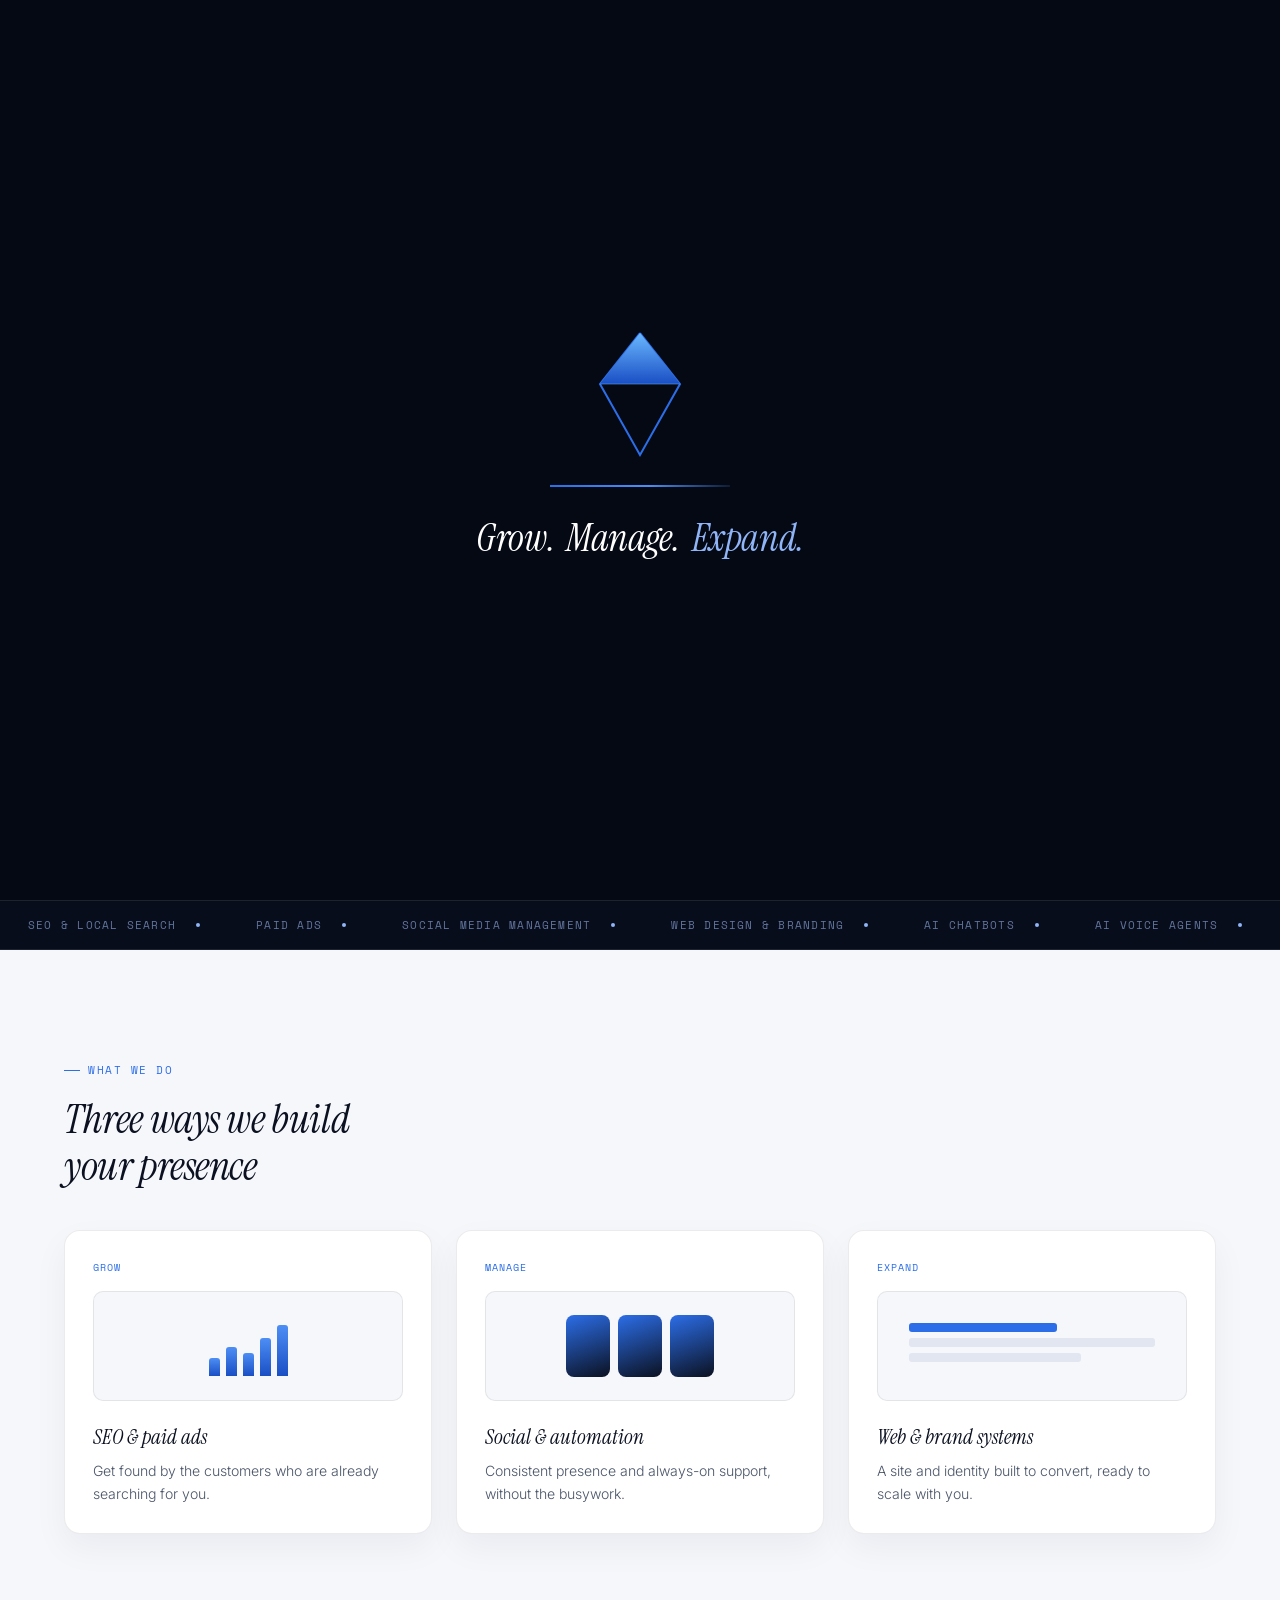
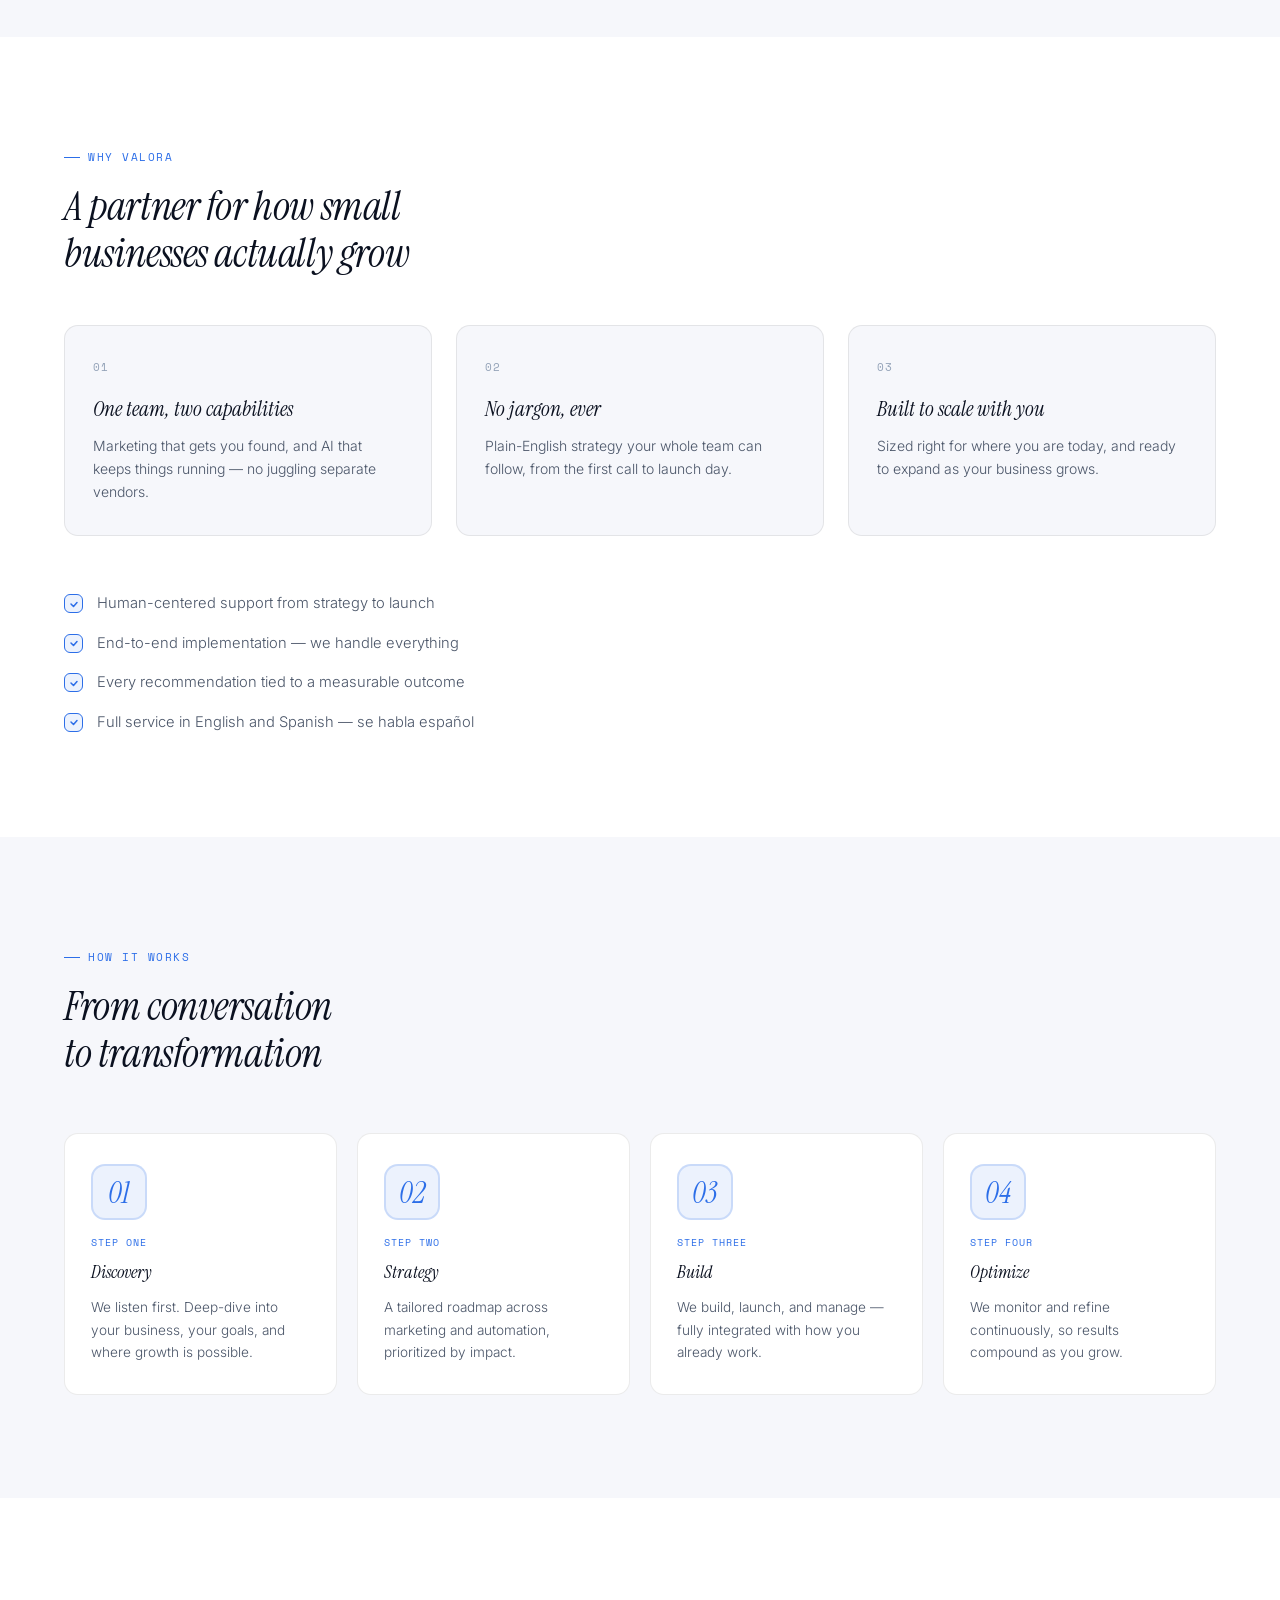
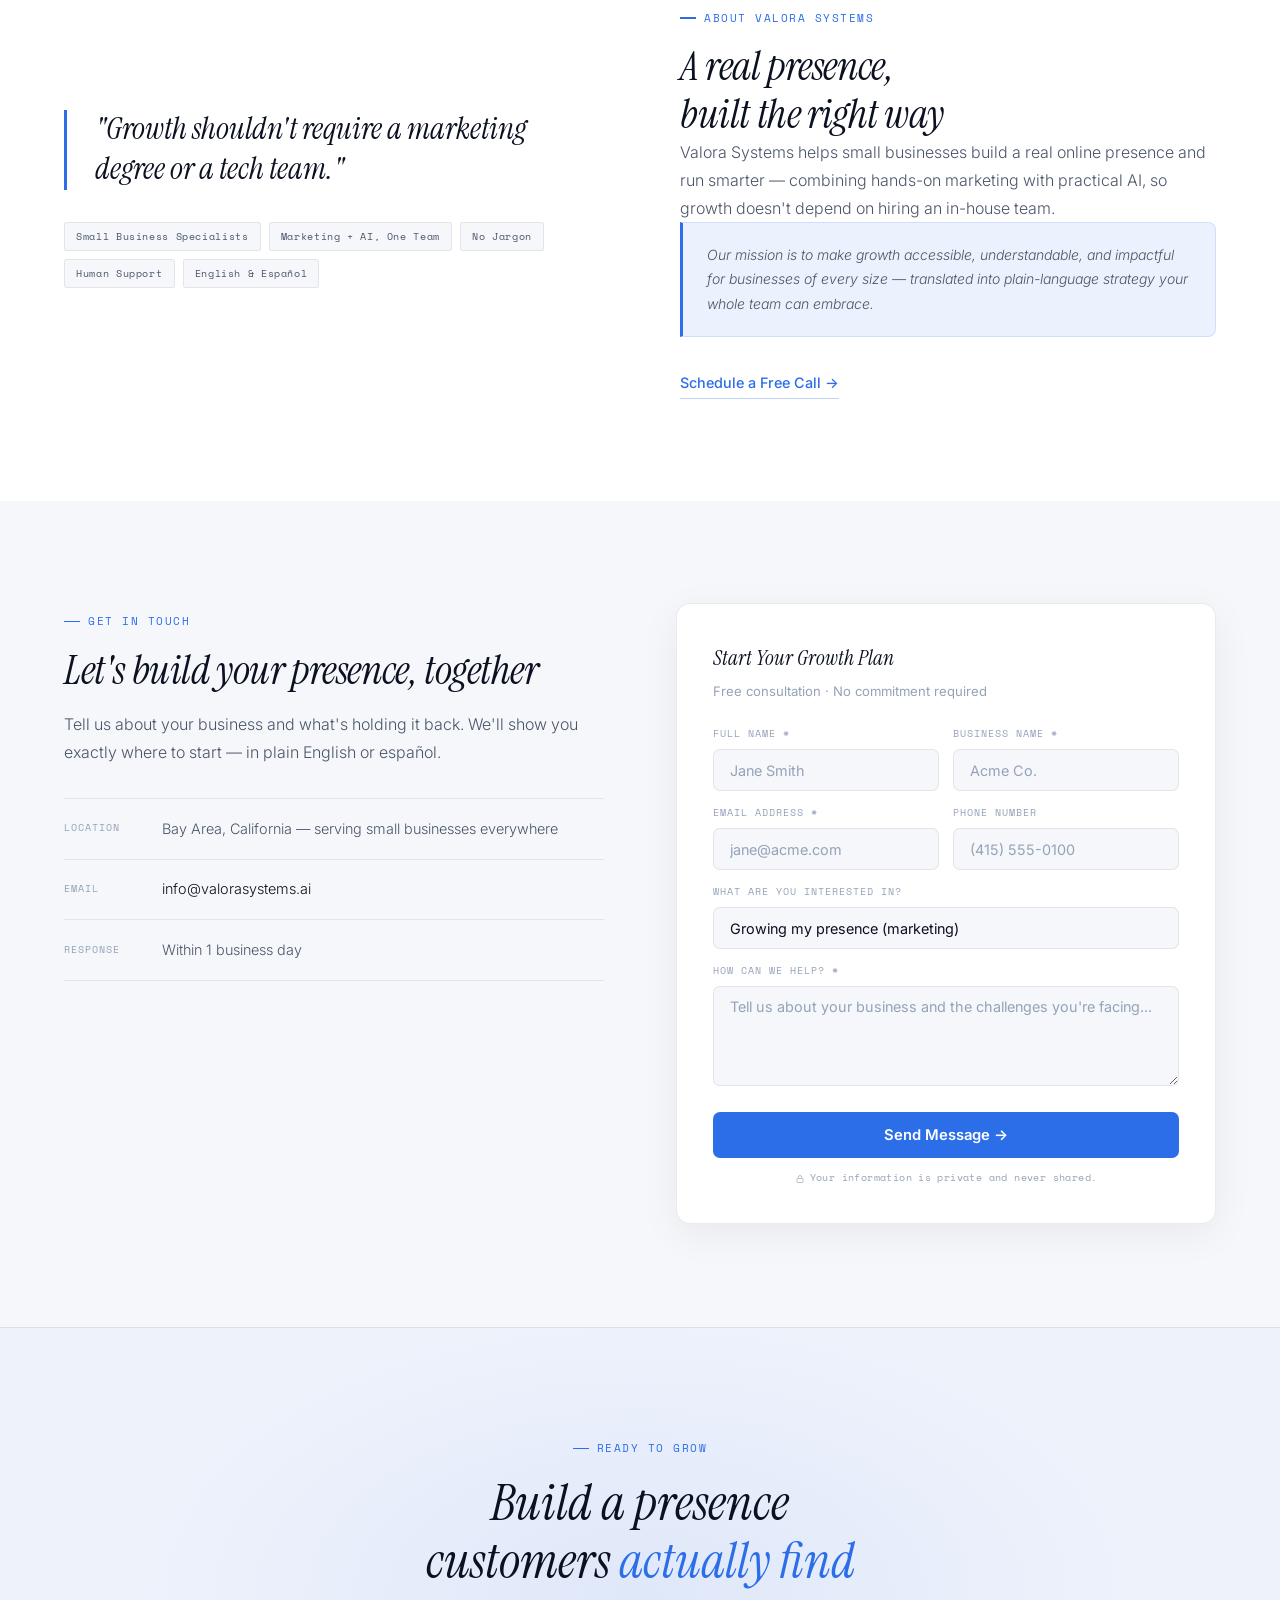
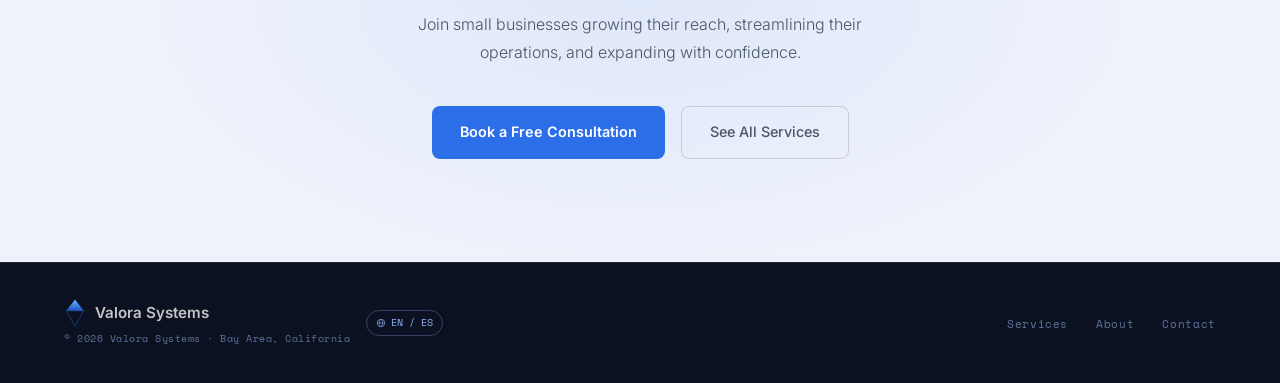
<file: index.html>
<!DOCTYPE html>
<html lang="en">
<head>
<meta charset="UTF-8" />
<meta name="viewport" content="width=device-width, initial-scale=1.0" />
<title>Valora Systems — Grow. Manage. Expand. Small Business Marketing &amp; AI</title>
<meta name="description" content="Valora Systems helps small businesses grow, manage, and expand their presence online — SEO, ads, social, web design, and practical AI automation, under one roof." />
<link rel="preconnect" href="https://fonts.googleapis.com" />
<link rel="preconnect" href="https://fonts.gstatic.com" crossorigin />
<link href="https://fonts.googleapis.com/css2?family=Instrument+Serif:ital@0;1&family=Inter:wght@300;400;500;600;700&family=Space+Mono:wght@400;700&display=swap" rel="stylesheet" />
<link rel="stylesheet" href="assets/style.css" />
</head>
<body>

<!-- ─── SPLASH ─────────────────────── -->
<div id="splash">
  <div class="splash-stage">
    <div class="splash-icon-wrap">
      <svg class="splash-svg" viewBox="0 0 100 130" fill="none" xmlns="http://www.w3.org/2000/svg">
        <defs>
          <linearGradient id="spFillGrad" x1="50%" y1="0%" x2="50%" y2="100%" gradientUnits="objectBoundingBox">
            <stop offset="0%" stop-color="#6ab8ff"/>
            <stop offset="100%" stop-color="#1a4fc4"/>
          </linearGradient>
        </defs>
        <path class="sp-outline" d="M 50 4 L 90 55 L 50 126 L 10 55 Z" fill="none" stroke="#2c6ee8" stroke-width="2" stroke-linejoin="miter"/>
        <polygon class="sp-fill" points="50,4 90,55 10,55" fill="url(#spFillGrad)"/>
        <line class="sp-mid" x1="10" y1="55" x2="90" y2="55" stroke="#5facff" stroke-width="1"/>
      </svg>
    </div>
    <div class="splash-rule"></div>
    <div class="splash-tagline-row" id="spWordmark"></div>
  </div>
</div>

<!-- ─── NAV ─────────────────────────── -->
<nav id="nav">
  <a href="index.html#home" class="nav-logo">
    <div class="nav-logo-mark">
      <svg viewBox="0 0 100 130" fill="none" xmlns="http://www.w3.org/2000/svg">
        <defs>
          <linearGradient id="navFill" x1="50%" y1="0%" x2="50%" y2="100%" gradientUnits="objectBoundingBox">
            <stop offset="0%" stop-color="#6ab8ff"/>
            <stop offset="100%" stop-color="#1a4fc4"/>
          </linearGradient>
        </defs>
        <path d="M 50 4 L 90 55 L 50 126 L 10 55 Z" fill="none" stroke="#2c6ee8" stroke-width="2" stroke-linejoin="miter"/>
        <polygon points="50,4 90,55 10,55" fill="url(#navFill)"/>
        <line x1="10" y1="55" x2="90" y2="55" stroke="#5facff" stroke-width="1.2" opacity="0.6"/>
      </svg>
    </div>
    Valora Systems
  </a>
  <ul class="nav-links">
    <li><a href="services.html">Services</a></li>
    <li><a href="index.html#process">Process</a></li>
    <li><a href="index.html#about">About</a></li>
    <li><a href="index.html#contact">Contact</a></li>
    <li>
      <a href="index.html#contact" class="nav-lang">
        <svg viewBox="0 0 20 20" fill="none"><circle cx="10" cy="10" r="7.5" stroke="currentColor" stroke-width="1.3"/><path d="M2.5 10h15M10 2.5c2.2 2 3.4 4.8 3.4 7.5s-1.2 5.5-3.4 7.5c-2.2-2-3.4-4.8-3.4-7.5S7.8 4.5 10 2.5z" stroke="currentColor" stroke-width="1.1"/></svg>
        EN / ES
      </a>
    </li>
    <li class="nav-cta-item"><a href="index.html#contact" class="nav-cta">Book a Call</a></li>
  </ul>
</nav>

<!-- ─── HERO ────────────────────────── -->
<section id="home" class="dark-hero">
  <div class="hero-glow" aria-hidden="true"></div>
  <div class="grain" aria-hidden="true"></div>

  <div class="hero-inner">
    <div class="hero-left">
      <p class="hero-eyebrow anim"><span></span>Small Business Growth Partner</p>
      <h1 class="hero-title anim anim-d1">Grow. Manage. <span class="acc">Expand.</span></h1>
      <p class="hero-sub anim anim-d2">Everything a small business needs to build a real presence online — marketing that gets you found and AI that keeps things running, under one roof.</p>

      <div class="hero-actions anim anim-d3">
        <a href="#contact" class="btn-primary">
          Book a Free Consultation
          <svg width="14" height="14" viewBox="0 0 14 14" fill="none" aria-hidden="true"><path d="M2.5 7h9M8 4l3.5 3L8 10" stroke="currentColor" stroke-width="1.5" stroke-linecap="round" stroke-linejoin="round"/></svg>
        </a>
        <a href="services.html" class="btn-outline-white">Explore Services</a>
      </div>

      <div class="hero-split anim anim-d3">
        <a href="services.html#marketing" class="hero-track">
          <div class="hero-track-h">Grow your presence</div>
          <p class="hero-track-p">SEO, paid ads, social media, web design &amp; branding.</p>
          <span class="hero-track-link">Explore Marketing →</span>
        </a>
        <a href="services.html#automation" class="hero-track">
          <div class="hero-track-h">Automate your business</div>
          <p class="hero-track-p">Chatbots, voice agents, workflow automation.</p>
          <span class="hero-track-link">Explore AI Automation →</span>
        </a>
      </div>
    </div>

    <div class="hero-visual anim-scale anim-d2" aria-hidden="true">
      <div class="mock-browser">
        <div class="mock-browser-bar"><i></i><i></i><i></i><div class="mock-browser-url"></div></div>
        <div class="mock-browser-body">
          <div class="mock-stat-row">
            <div class="mock-stat"><b>↑ Traffic</b><span>Search &amp; Social</span></div>
            <div class="mock-stat"><b>↑ Leads</b><span>Site &amp; Ads</span></div>
          </div>
          <div class="mock-chart">
            <div class="mock-bar" style="left:0%; height:32%;"></div>
            <div class="mock-bar" style="left:12%; height:46%;"></div>
            <div class="mock-bar" style="left:24%; height:38%;"></div>
            <div class="mock-bar" style="left:36%; height:60%;"></div>
            <div class="mock-bar" style="left:48%; height:52%;"></div>
            <div class="mock-bar" style="left:60%; height:76%;"></div>
            <div class="mock-bar" style="left:72%; height:68%;"></div>
            <div class="mock-bar" style="left:84%; height:90%;"></div>
          </div>
          <p class="mock-illustrative">Illustrative example</p>
        </div>
      </div>
      <div class="mock-search-float">
        <div class="mock-search-bar"><svg viewBox="0 0 20 20" fill="none"><circle cx="8" cy="8" r="6" stroke="#7c8aa8" stroke-width="1.5"/><path d="M13 13l4 4" stroke="#7c8aa8" stroke-width="1.5" stroke-linecap="round"/></svg><div class="mock-search-bar-line"></div></div>
        <div class="mock-result"><div class="mock-result-badge">Your Business</div><div class="mock-result-line"></div></div>
        <div class="mock-result"><div class="mock-result-line" style="width:60%;"></div></div>
        <div class="mock-result"><div class="mock-result-line" style="width:70%;"></div></div>
      </div>
      <div class="mock-phone">
        <div class="mock-phone-notch"></div>
        <div class="mock-phone-post"><div class="mock-phone-img"></div><div class="mock-phone-line"></div><div class="mock-phone-line short"></div></div>
        <div class="mock-phone-post"><div class="mock-phone-img"></div></div>
      </div>
    </div>
  </div>
</section>

<!-- ─── MARQUEE ─────────────────────── -->
<div class="marquee-wrap">
  <div class="marquee-track" aria-hidden="true">
    <span class="marquee-item">SEO &amp; Local Search <span class="sep"></span></span>
    <span class="marquee-item">Paid Ads <span class="sep"></span></span>
    <span class="marquee-item">Social Media Management <span class="sep"></span></span>
    <span class="marquee-item">Web Design &amp; Branding <span class="sep"></span></span>
    <span class="marquee-item">AI Chatbots <span class="sep"></span></span>
    <span class="marquee-item">AI Voice Agents <span class="sep"></span></span>
    <span class="marquee-item">Workflow Automation <span class="sep"></span></span>
    <span class="marquee-item">AI Consulting <span class="sep"></span></span>
    <span class="marquee-item">SEO &amp; Local Search <span class="sep"></span></span>
    <span class="marquee-item">Paid Ads <span class="sep"></span></span>
    <span class="marquee-item">Social Media Management <span class="sep"></span></span>
    <span class="marquee-item">Web Design &amp; Branding <span class="sep"></span></span>
    <span class="marquee-item">AI Chatbots <span class="sep"></span></span>
    <span class="marquee-item">AI Voice Agents <span class="sep"></span></span>
    <span class="marquee-item">Workflow Automation <span class="sep"></span></span>
    <span class="marquee-item">AI Consulting <span class="sep"></span></span>
  </div>
</div>

<!-- ─── WHAT WE DO ──────────────────── -->
<section id="what" class="section">
  <div class="wrap">
    <div class="anim">
      <p class="eyebrow">What We Do</p>
      <h2 class="h2">Three ways we build<br>your presence</h2>
    </div>
    <div class="pillars-grid">
      <a href="services.html#marketing" class="pillar-card anim-scale">
        <div class="pillar-tag">Grow</div>
        <div class="pillar-mock">
          <div class="mini-chart">
            <div class="mini-bar" style="height:30%"></div>
            <div class="mini-bar" style="height:48%"></div>
            <div class="mini-bar" style="height:38%"></div>
            <div class="mini-bar" style="height:64%"></div>
            <div class="mini-bar" style="height:85%"></div>
          </div>
        </div>
        <div class="pillar-h">SEO &amp; paid ads</div>
        <p class="pillar-p">Get found by the customers who are already searching for you.</p>
      </a>
      <a href="services.html#marketing" class="pillar-card anim-scale anim-d1">
        <div class="pillar-tag">Manage</div>
        <div class="pillar-mock">
          <div class="mini-social">
            <div class="mini-post"></div>
            <div class="mini-post"></div>
            <div class="mini-post"></div>
          </div>
        </div>
        <div class="pillar-h">Social &amp; automation</div>
        <p class="pillar-p">Consistent presence and always-on support, without the busywork.</p>
      </a>
      <a href="services.html#marketing" class="pillar-card anim-scale anim-d2">
        <div class="pillar-tag">Expand</div>
        <div class="pillar-mock">
          <div class="mini-search">
            <div class="mini-search-row hot"></div>
            <div class="mini-search-row"></div>
            <div class="mini-search-row" style="width:70%"></div>
          </div>
        </div>
        <div class="pillar-h">Web &amp; brand systems</div>
        <p class="pillar-p">A site and identity built to convert, ready to scale with you.</p>
      </a>
    </div>
  </div>
</section>

<!-- ─── WHY VALORA ──────────────────── -->
<section id="why" class="section">
  <div class="wrap">
    <div class="anim" style="margin-bottom:3rem;">
      <p class="eyebrow">Why Valora</p>
      <h2 class="h2">A partner for how small<br>businesses actually grow</h2>
    </div>

    <div class="why-grid">
      <div class="why-card anim-scale">
        <div class="why-n">01</div>
        <div class="why-t">One team, two capabilities</div>
        <p class="why-p">Marketing that gets you found, and AI that keeps things running — no juggling separate vendors.</p>
      </div>
      <div class="why-card anim-scale anim-d1">
        <div class="why-n">02</div>
        <div class="why-t">No jargon, ever</div>
        <p class="why-p">Plain-English strategy your whole team can follow, from the first call to launch day.</p>
      </div>
      <div class="why-card anim-scale anim-d2">
        <div class="why-n">03</div>
        <div class="why-t">Built to scale with you</div>
        <p class="why-p">Sized right for where you are today, and ready to expand as your business grows.</p>
      </div>
    </div>

    <ul class="why-checklist anim">
      <li><span class="why-check"><svg viewBox="0 0 10 10" fill="none"><path d="M2 5l2.5 2.5 3.5-4" stroke="currentColor" stroke-width="1.5" stroke-linecap="round" stroke-linejoin="round"/></svg></span>Human-centered support from strategy to launch</li>
      <li><span class="why-check"><svg viewBox="0 0 10 10" fill="none"><path d="M2 5l2.5 2.5 3.5-4" stroke="currentColor" stroke-width="1.5" stroke-linecap="round" stroke-linejoin="round"/></svg></span>End-to-end implementation — we handle everything</li>
      <li><span class="why-check"><svg viewBox="0 0 10 10" fill="none"><path d="M2 5l2.5 2.5 3.5-4" stroke="currentColor" stroke-width="1.5" stroke-linecap="round" stroke-linejoin="round"/></svg></span>Every recommendation tied to a measurable outcome</li>
      <li><span class="why-check"><svg viewBox="0 0 10 10" fill="none"><path d="M2 5l2.5 2.5 3.5-4" stroke="currentColor" stroke-width="1.5" stroke-linecap="round" stroke-linejoin="round"/></svg></span>Full service in English and Spanish — se habla español</li>
    </ul>
  </div>
</section>

<!-- ─── PROCESS ─────────────────────── -->
<section id="process" class="section">
  <div class="wrap">
    <div class="process-header">
      <div class="anim">
        <p class="eyebrow">How It Works</p>
        <h2 class="h2">From conversation<br>to transformation</h2>
      </div>
      <p class="body-lg anim anim-d1">A clear, guided process designed to get you results fast — without the overwhelm.</p>
    </div>
    <div class="process-cards">
      <div class="process-card anim-scale">
        <span class="process-num">01</span>
        <span class="step-tag">Step One</span>
        <h3>Discovery</h3>
        <p>We listen first. Deep-dive into your business, your goals, and where growth is possible.</p>
      </div>
      <div class="process-card anim-scale anim-d1">
        <span class="process-num">02</span>
        <span class="step-tag">Step Two</span>
        <h3>Strategy</h3>
        <p>A tailored roadmap across marketing and automation, prioritized by impact.</p>
      </div>
      <div class="process-card anim-scale anim-d2">
        <span class="process-num">03</span>
        <span class="step-tag">Step Three</span>
        <h3>Build</h3>
        <p>We build, launch, and manage — fully integrated with how you already work.</p>
      </div>
      <div class="process-card anim-scale anim-d3">
        <span class="process-num">04</span>
        <span class="step-tag">Step Four</span>
        <h3>Optimize</h3>
        <p>We monitor and refine continuously, so results compound as you grow.</p>
      </div>
    </div>
  </div>
</section>

<!-- ─── ABOUT ───────────────────────── -->
<section id="about">
  <div class="about-grid">
    <div class="anim">
      <blockquote class="about-quote">"Growth shouldn't require a marketing degree or a tech team."</blockquote>
      <div class="about-pills">
        <span class="about-pill">Small Business Specialists</span>
        <span class="about-pill">Marketing + AI, One Team</span>
        <span class="about-pill">No Jargon</span>
        <span class="about-pill">Human Support</span>
        <span class="about-pill">English &amp; Español</span>
      </div>
    </div>
    <div class="anim anim-d1">
      <p class="eyebrow">About Valora Systems</p>
      <h2 class="h2">A real presence,<br>built the right way</h2>
      <p class="body-lg">Valora Systems helps small businesses build a real online presence and run smarter — combining hands-on marketing with practical AI, so growth doesn't depend on hiring an in-house team.</p>
      <div class="about-mission">
        <p>Our mission is to make growth accessible, understandable, and impactful for businesses of every size — translated into plain-language strategy your whole team can embrace.</p>
      </div>
      <a href="#contact" class="btn-link">Schedule a Free Call →</a>
    </div>
  </div>
</section>

<!-- ─── CONTACT ─────────────────────── -->
<section id="contact" class="section">
  <div class="wrap">
    <div class="contact-grid">
      <div class="contact-left anim">
        <p class="eyebrow">Get In Touch</p>
        <h2 class="h2">Let's build your presence, together</h2>
        <p class="body-lg">Tell us about your business and what's holding it back. We'll show you exactly where to start — in plain English or español.</p>
        <div class="contact-list">
          <div class="contact-row">
            <span class="contact-tag">Location</span>
            <span class="contact-val">Bay Area, California — serving small businesses everywhere</span>
          </div>
          <div class="contact-row">
            <span class="contact-tag">Email</span>
            <span class="contact-val"><a href="mailto:info@valorasystems.ai">info@valorasystems.ai</a></span>
          </div>
          <div class="contact-row">
            <span class="contact-tag">Response</span>
            <span class="contact-val">Within 1 business day</span>
          </div>
        </div>
      </div>

      <div class="form-card anim anim-d1">
        <div id="form-success">
          <div class="s-icon"><svg viewBox="0 0 24 24" fill="none"><path d="M5 12l5 5L19 7" stroke="currentColor" stroke-width="2" stroke-linecap="round" stroke-linejoin="round"/></svg></div>
          <h3>Thank You!</h3>
          <p>We're excited to learn about your business. A member of our team will be in touch within <strong>1 business day</strong>.</p>
        </div>
        <div id="form-error">Something went wrong. Please email us at <a href="mailto:info@valorasystems.ai">info@valorasystems.ai</a></div>
        <form id="contact-form" novalidate>
          <h3 class="form-title">Start Your Growth Plan</h3>
          <p class="form-hint">Free consultation · No commitment required</p>
          <div class="form-2col">
            <div class="form-group">
              <label for="fullname">Full Name *</label>
              <input type="text" id="fullname" name="fullname" placeholder="Jane Smith" required />
            </div>
            <div class="form-group">
              <label for="business">Business Name *</label>
              <input type="text" id="business" name="business" placeholder="Acme Co." required />
            </div>
          </div>
          <div class="form-2col">
            <div class="form-group">
              <label for="email">Email Address *</label>
              <input type="email" id="email" name="email" placeholder="jane@acme.com" required />
            </div>
            <div class="form-group">
              <label for="phone">Phone Number</label>
              <input type="tel" id="phone" name="phone" placeholder="(415) 555-0100" />
            </div>
          </div>
          <div class="form-group">
            <label for="interest">What are you interested in?</label>
            <select id="interest" name="interest">
              <option value="Marketing">Growing my presence (marketing)</option>
              <option value="AI Automation">Automating my business (AI)</option>
              <option value="Both">Both</option>
              <option value="Not sure">Not sure yet</option>
            </select>
          </div>
          <div class="form-group">
            <label for="message">How can we help? *</label>
            <textarea id="message" name="message" placeholder="Tell us about your business and the challenges you're facing..." required></textarea>
          </div>
          <button type="submit" class="btn-submit" id="submit-btn">Send Message →</button>
          <p class="form-note"><svg viewBox="0 0 20 20" fill="none"><rect x="4" y="9" width="12" height="8" rx="1.5" stroke="currentColor" stroke-width="1.3"/><path d="M6.5 9V6.5a3.5 3.5 0 0 1 7 0V9" stroke="currentColor" stroke-width="1.3"/></svg>Your information is private and never shared.</p>
        </form>
      </div>
    </div>
  </div>
</section>

<!-- ─── CTA ─────────────────────────── -->
<section id="cta">
  <div style="position:relative;z-index:1;">
    <p class="eyebrow anim" style="justify-content:center;">Ready to grow</p>
    <h2 class="cta-title anim anim-d1">Build a presence customers <span class="acc">actually find</span></h2>
    <p class="cta-sub anim anim-d2">Join small businesses growing their reach, streamlining their operations, and expanding with confidence.</p>
    <div class="cta-btns anim anim-d3">
      <a href="#contact" class="btn-primary">Book a Free Consultation</a>
      <a href="services.html" class="btn-outline">See All Services</a>
    </div>
  </div>
</section>

<!-- ─── FOOTER ──────────────────────── -->
<footer>
  <div class="footer-inner">
    <div class="footer-left">
      <div>
        <a href="index.html#home" class="footer-logo">
          <div class="nav-logo-mark">
            <svg viewBox="0 0 100 130" fill="none" xmlns="http://www.w3.org/2000/svg">
              <defs>
                <linearGradient id="footFill" x1="50%" y1="0%" x2="50%" y2="100%" gradientUnits="objectBoundingBox">
                  <stop offset="0%" stop-color="#6ab8ff"/>
                  <stop offset="100%" stop-color="#1a4fc4"/>
                </linearGradient>
              </defs>
              <path d="M 50 4 L 90 55 L 50 126 L 10 55 Z" fill="none" stroke="#2c6ee8" stroke-width="2" stroke-linejoin="miter"/>
              <polygon points="50,4 90,55 10,55" fill="url(#footFill)"/>
              <line x1="10" y1="55" x2="90" y2="55" stroke="#5facff" stroke-width="1.2" opacity="0.6"/>
            </svg>
          </div>
          Valora Systems
        </a>
        <p class="footer-copy">© 2026 Valora Systems · Bay Area, California</p>
      </div>
      <span class="footer-lang">
        <svg viewBox="0 0 20 20" fill="none"><circle cx="10" cy="10" r="7.5" stroke="currentColor" stroke-width="1.3"/><path d="M2.5 10h15M10 2.5c2.2 2 3.4 4.8 3.4 7.5s-1.2 5.5-3.4 7.5c-2.2-2-3.4-4.8-3.4-7.5S7.8 4.5 10 2.5z" stroke="currentColor" stroke-width="1.1"/></svg>
        EN / ES
      </span>
    </div>
    <ul class="footer-nav">
      <li><a href="services.html">Services</a></li>
      <li><a href="index.html#about">About</a></li>
      <li><a href="index.html#contact">Contact</a></li>
    </ul>
  </div>
</footer>

<script src="assets/main.js"></script>
</body>
</html>
</file>
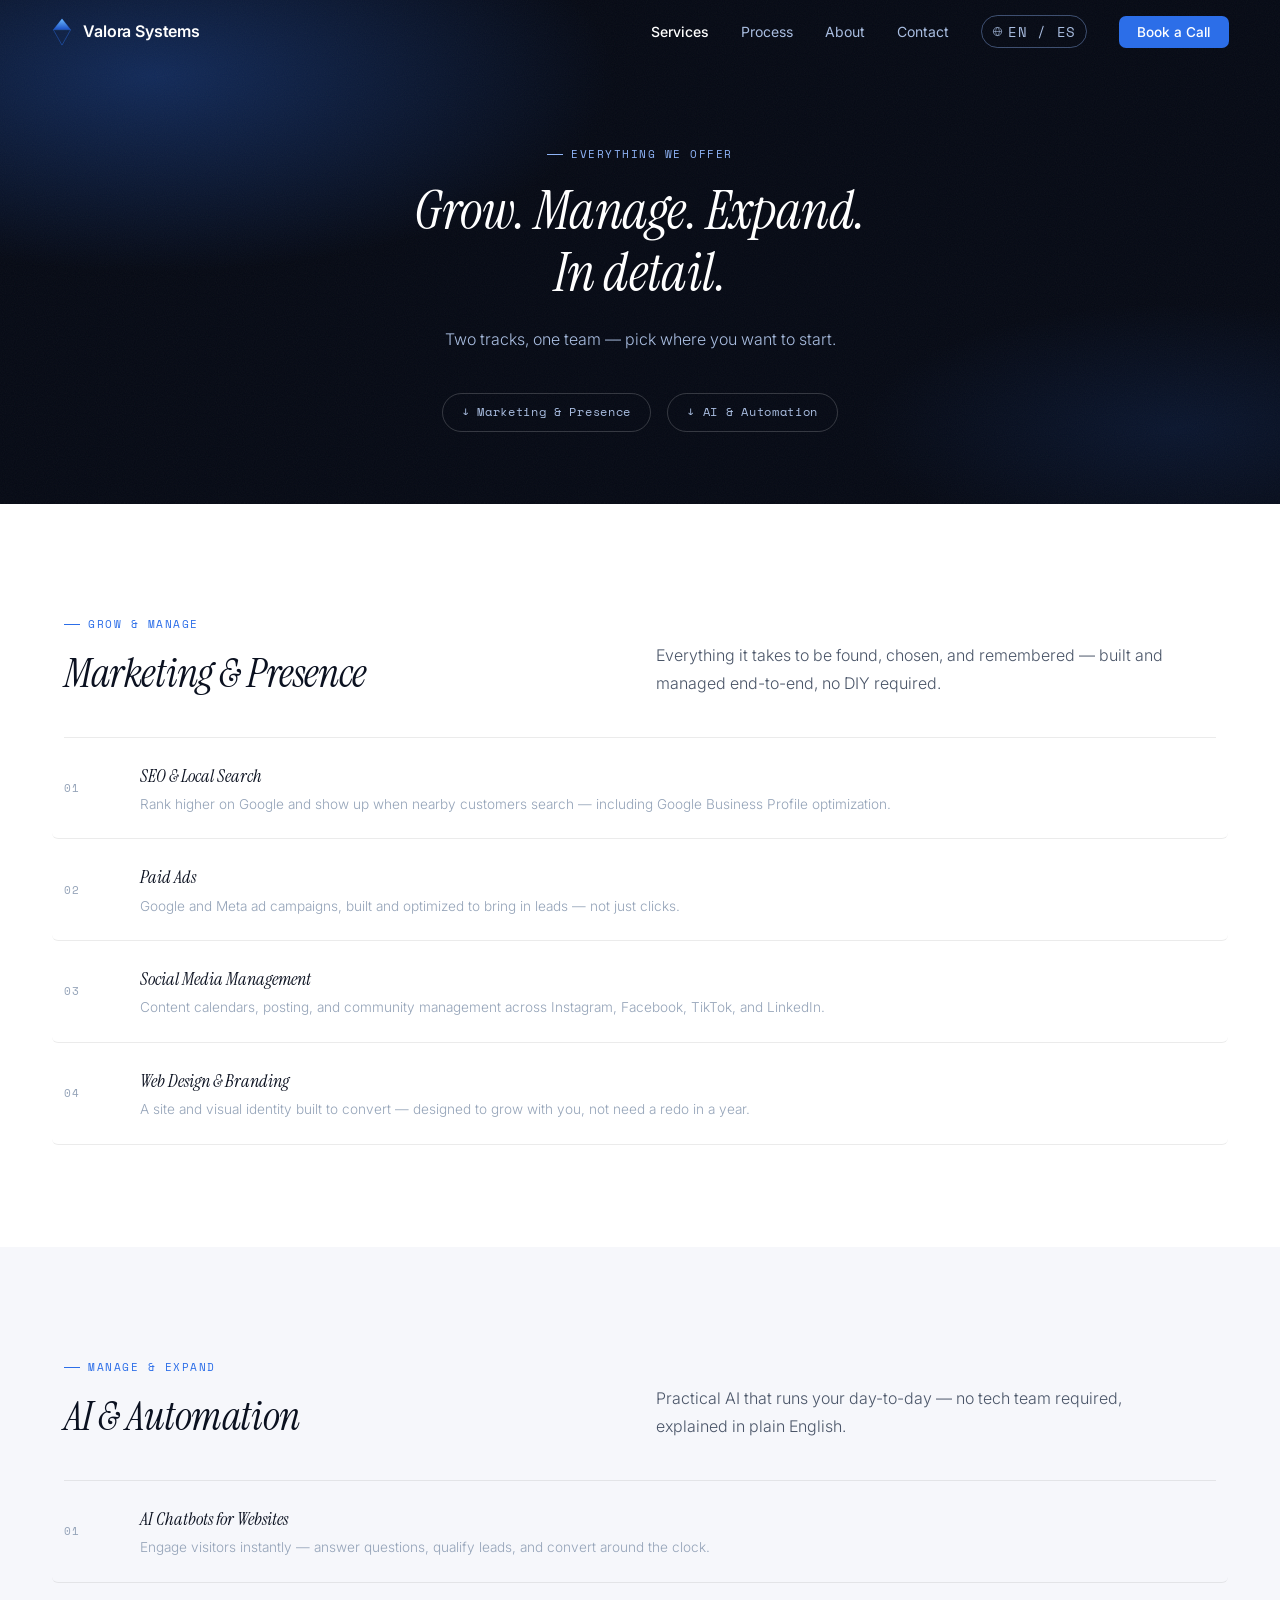
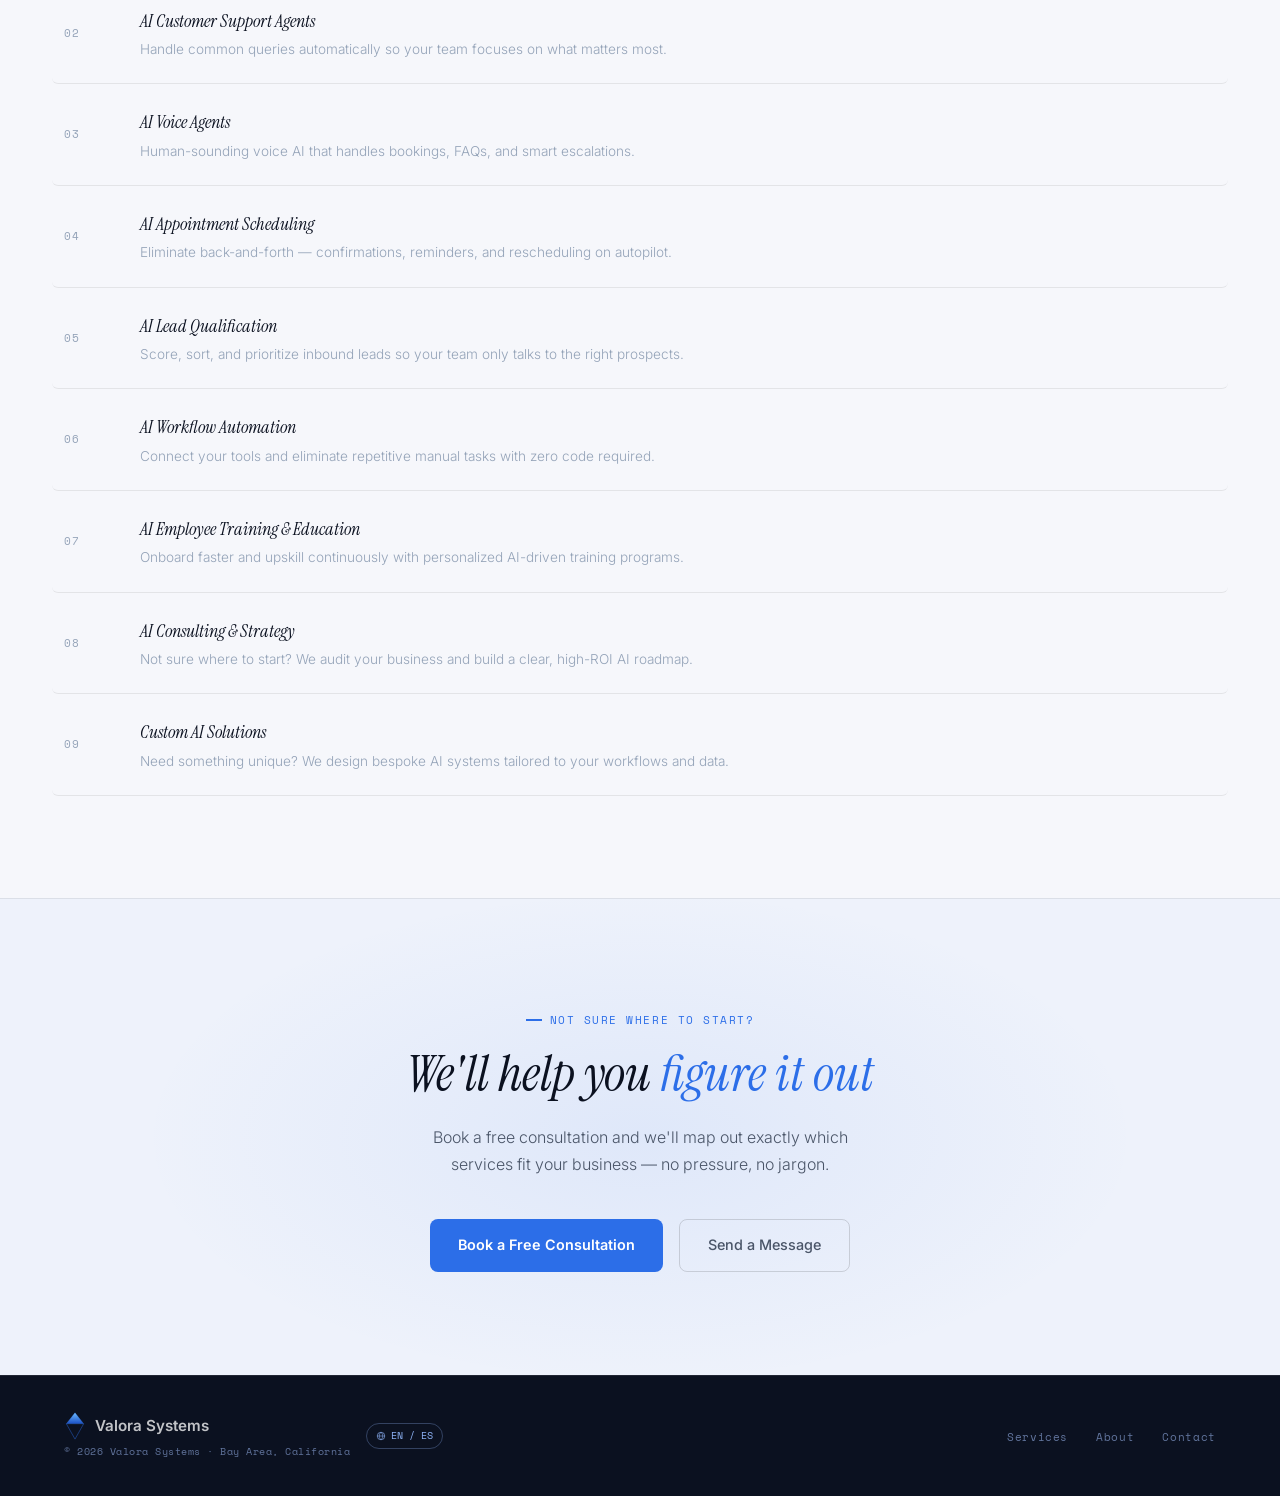
<file: services.html>
<!DOCTYPE html>
<html lang="en">
<head>
<meta charset="UTF-8" />
<meta name="viewport" content="width=device-width, initial-scale=1.0" />
<title>Services — Valora Systems | Marketing &amp; AI for Small Business</title>
<meta name="description" content="Marketing services (SEO, ads, social, web &amp; branding) and AI automation (chatbots, voice agents, workflow automation) for small businesses — explore everything Valora Systems offers." />
<link rel="preconnect" href="https://fonts.googleapis.com" />
<link rel="preconnect" href="https://fonts.gstatic.com" crossorigin />
<link href="https://fonts.googleapis.com/css2?family=Instrument+Serif:ital@0;1&family=Inter:wght@300;400;500;600;700&family=Space+Mono:wght@400;700&display=swap" rel="stylesheet" />
<link rel="stylesheet" href="assets/style.css" />
</head>
<body>

<!-- ─── NAV ─────────────────────────── -->
<nav id="nav">
  <a href="index.html#home" class="nav-logo">
    <div class="nav-logo-mark">
      <svg viewBox="0 0 100 130" fill="none" xmlns="http://www.w3.org/2000/svg">
        <defs>
          <linearGradient id="navFill" x1="50%" y1="0%" x2="50%" y2="100%" gradientUnits="objectBoundingBox">
            <stop offset="0%" stop-color="#6ab8ff"/>
            <stop offset="100%" stop-color="#1a4fc4"/>
          </linearGradient>
        </defs>
        <path d="M 50 4 L 90 55 L 50 126 L 10 55 Z" fill="none" stroke="#2c6ee8" stroke-width="2" stroke-linejoin="miter"/>
        <polygon points="50,4 90,55 10,55" fill="url(#navFill)"/>
        <line x1="10" y1="55" x2="90" y2="55" stroke="#5facff" stroke-width="1.2" opacity="0.6"/>
      </svg>
    </div>
    Valora Systems
  </a>
  <ul class="nav-links">
    <li><a href="services.html" class="active">Services</a></li>
    <li><a href="index.html#process">Process</a></li>
    <li><a href="index.html#about">About</a></li>
    <li><a href="index.html#contact">Contact</a></li>
    <li>
      <a href="index.html#contact" class="nav-lang">
        <svg viewBox="0 0 20 20" fill="none"><circle cx="10" cy="10" r="7.5" stroke="currentColor" stroke-width="1.3"/><path d="M2.5 10h15M10 2.5c2.2 2 3.4 4.8 3.4 7.5s-1.2 5.5-3.4 7.5c-2.2-2-3.4-4.8-3.4-7.5S7.8 4.5 10 2.5z" stroke="currentColor" stroke-width="1.1"/></svg>
        EN / ES
      </a>
    </li>
    <li class="nav-cta-item"><a href="index.html#contact" class="nav-cta">Book a Call</a></li>
  </ul>
</nav>

<!-- ─── SERVICES HERO ───────────────── -->
<section class="svc-page-hero dark-hero">
  <div class="hero-glow" aria-hidden="true"></div>
  <div class="grain" aria-hidden="true"></div>
  <div style="position:relative;z-index:1;">
    <p class="eyebrow on-dark anim" style="justify-content:center;">Everything We Offer</p>
    <h1 class="h2 on-dark anim anim-d1">Grow. Manage. Expand.<br>In detail.</h1>
    <p class="body-lg on-dark anim anim-d2" style="margin:1.25rem auto 0;text-align:center;">Two tracks, one team — pick where you want to start.</p>
    <div class="track-nav anim anim-d3">
      <a href="#marketing" class="track-pill">↓ Marketing &amp; Presence</a>
      <a href="#automation" class="track-pill">↓ AI &amp; Automation</a>
    </div>
  </div>
</section>

<!-- ─── MARKETING TRACK ─────────────── -->
<section id="marketing" class="section track-section">
  <div class="wrap">
    <div class="track-header">
      <div class="anim">
        <p class="eyebrow">Grow &amp; Manage</p>
        <h2 class="h2">Marketing &amp; Presence</h2>
      </div>
      <p class="body-lg anim anim-d1">Everything it takes to be found, chosen, and remembered — built and managed end-to-end, no DIY required.</p>
    </div>

    <div role="list">
      <div class="service-row anim" role="listitem">
        <span class="svc-n">01</span>
        <div class="svc-body">
          <h3>SEO &amp; Local Search</h3>
          <p>Rank higher on Google and show up when nearby customers search — including Google Business Profile optimization.</p>
        </div>
        <svg class="svc-arrow" width="18" height="18" viewBox="0 0 18 18" fill="none" aria-hidden="true"><path d="M3 9h12M11 5l4 4-4 4" stroke="currentColor" stroke-width="1.5" stroke-linecap="round" stroke-linejoin="round"/></svg>
      </div>
      <div class="service-row anim anim-d1" role="listitem">
        <span class="svc-n">02</span>
        <div class="svc-body">
          <h3>Paid Ads</h3>
          <p>Google and Meta ad campaigns, built and optimized to bring in leads — not just clicks.</p>
        </div>
        <svg class="svc-arrow" width="18" height="18" viewBox="0 0 18 18" fill="none" aria-hidden="true"><path d="M3 9h12M11 5l4 4-4 4" stroke="currentColor" stroke-width="1.5" stroke-linecap="round" stroke-linejoin="round"/></svg>
      </div>
      <div class="service-row anim anim-d2" role="listitem">
        <span class="svc-n">03</span>
        <div class="svc-body">
          <h3>Social Media Management</h3>
          <p>Content calendars, posting, and community management across Instagram, Facebook, TikTok, and LinkedIn.</p>
        </div>
        <svg class="svc-arrow" width="18" height="18" viewBox="0 0 18 18" fill="none" aria-hidden="true"><path d="M3 9h12M11 5l4 4-4 4" stroke="currentColor" stroke-width="1.5" stroke-linecap="round" stroke-linejoin="round"/></svg>
      </div>
      <div class="service-row anim" role="listitem">
        <span class="svc-n">04</span>
        <div class="svc-body">
          <h3>Web Design &amp; Branding</h3>
          <p>A site and visual identity built to convert — designed to grow with you, not need a redo in a year.</p>
        </div>
        <svg class="svc-arrow" width="18" height="18" viewBox="0 0 18 18" fill="none" aria-hidden="true"><path d="M3 9h12M11 5l4 4-4 4" stroke="currentColor" stroke-width="1.5" stroke-linecap="round" stroke-linejoin="round"/></svg>
      </div>
    </div>
  </div>
</section>

<!-- ─── AUTOMATION TRACK ────────────── -->
<section id="automation" class="section track-section" style="background:var(--bg-soft);">
  <div class="wrap">
    <div class="track-header">
      <div class="anim">
        <p class="eyebrow">Manage &amp; Expand</p>
        <h2 class="h2">AI &amp; Automation</h2>
      </div>
      <p class="body-lg anim anim-d1">Practical AI that runs your day-to-day — no tech team required, explained in plain English.</p>
    </div>

    <div role="list">
      <div class="service-row anim" role="listitem">
        <span class="svc-n">01</span>
        <div class="svc-body">
          <h3>AI Chatbots for Websites</h3>
          <p>Engage visitors instantly — answer questions, qualify leads, and convert around the clock.</p>
        </div>
        <svg class="svc-arrow" width="18" height="18" viewBox="0 0 18 18" fill="none" aria-hidden="true"><path d="M3 9h12M11 5l4 4-4 4" stroke="currentColor" stroke-width="1.5" stroke-linecap="round" stroke-linejoin="round"/></svg>
      </div>
      <div class="service-row anim anim-d1" role="listitem">
        <span class="svc-n">02</span>
        <div class="svc-body">
          <h3>AI Customer Support Agents</h3>
          <p>Handle common queries automatically so your team focuses on what matters most.</p>
        </div>
        <svg class="svc-arrow" width="18" height="18" viewBox="0 0 18 18" fill="none" aria-hidden="true"><path d="M3 9h12M11 5l4 4-4 4" stroke="currentColor" stroke-width="1.5" stroke-linecap="round" stroke-linejoin="round"/></svg>
      </div>
      <div class="service-row anim anim-d2" role="listitem">
        <span class="svc-n">03</span>
        <div class="svc-body">
          <h3>AI Voice Agents</h3>
          <p>Human-sounding voice AI that handles bookings, FAQs, and smart escalations.</p>
        </div>
        <svg class="svc-arrow" width="18" height="18" viewBox="0 0 18 18" fill="none" aria-hidden="true"><path d="M3 9h12M11 5l4 4-4 4" stroke="currentColor" stroke-width="1.5" stroke-linecap="round" stroke-linejoin="round"/></svg>
      </div>
      <div class="service-row anim" role="listitem">
        <span class="svc-n">04</span>
        <div class="svc-body">
          <h3>AI Appointment Scheduling</h3>
          <p>Eliminate back-and-forth — confirmations, reminders, and rescheduling on autopilot.</p>
        </div>
        <svg class="svc-arrow" width="18" height="18" viewBox="0 0 18 18" fill="none" aria-hidden="true"><path d="M3 9h12M11 5l4 4-4 4" stroke="currentColor" stroke-width="1.5" stroke-linecap="round" stroke-linejoin="round"/></svg>
      </div>
      <div class="service-row anim anim-d1" role="listitem">
        <span class="svc-n">05</span>
        <div class="svc-body">
          <h3>AI Lead Qualification</h3>
          <p>Score, sort, and prioritize inbound leads so your team only talks to the right prospects.</p>
        </div>
        <svg class="svc-arrow" width="18" height="18" viewBox="0 0 18 18" fill="none" aria-hidden="true"><path d="M3 9h12M11 5l4 4-4 4" stroke="currentColor" stroke-width="1.5" stroke-linecap="round" stroke-linejoin="round"/></svg>
      </div>
      <div class="service-row anim anim-d2" role="listitem">
        <span class="svc-n">06</span>
        <div class="svc-body">
          <h3>AI Workflow Automation</h3>
          <p>Connect your tools and eliminate repetitive manual tasks with zero code required.</p>
        </div>
        <svg class="svc-arrow" width="18" height="18" viewBox="0 0 18 18" fill="none" aria-hidden="true"><path d="M3 9h12M11 5l4 4-4 4" stroke="currentColor" stroke-width="1.5" stroke-linecap="round" stroke-linejoin="round"/></svg>
      </div>
      <div class="service-row anim" role="listitem">
        <span class="svc-n">07</span>
        <div class="svc-body">
          <h3>AI Employee Training &amp; Education</h3>
          <p>Onboard faster and upskill continuously with personalized AI-driven training programs.</p>
        </div>
        <svg class="svc-arrow" width="18" height="18" viewBox="0 0 18 18" fill="none" aria-hidden="true"><path d="M3 9h12M11 5l4 4-4 4" stroke="currentColor" stroke-width="1.5" stroke-linecap="round" stroke-linejoin="round"/></svg>
      </div>
      <div class="service-row anim anim-d1" role="listitem">
        <span class="svc-n">08</span>
        <div class="svc-body">
          <h3>AI Consulting &amp; Strategy</h3>
          <p>Not sure where to start? We audit your business and build a clear, high-ROI AI roadmap.</p>
        </div>
        <svg class="svc-arrow" width="18" height="18" viewBox="0 0 18 18" fill="none" aria-hidden="true"><path d="M3 9h12M11 5l4 4-4 4" stroke="currentColor" stroke-width="1.5" stroke-linecap="round" stroke-linejoin="round"/></svg>
      </div>
      <div class="service-row anim anim-d2" role="listitem">
        <span class="svc-n">09</span>
        <div class="svc-body">
          <h3>Custom AI Solutions</h3>
          <p>Need something unique? We design bespoke AI systems tailored to your workflows and data.</p>
        </div>
        <svg class="svc-arrow" width="18" height="18" viewBox="0 0 18 18" fill="none" aria-hidden="true"><path d="M3 9h12M11 5l4 4-4 4" stroke="currentColor" stroke-width="1.5" stroke-linecap="round" stroke-linejoin="round"/></svg>
      </div>
    </div>
  </div>
</section>

<!-- ─── CTA ─────────────────────────── -->
<section id="cta">
  <div style="position:relative;z-index:1;">
    <p class="eyebrow anim" style="justify-content:center;">Not sure where to start?</p>
    <h2 class="cta-title anim anim-d1">We'll help you <span class="acc">figure it out</span></h2>
    <p class="cta-sub anim anim-d2">Book a free consultation and we'll map out exactly which services fit your business — no pressure, no jargon.</p>
    <div class="cta-btns anim anim-d3">
      <a href="index.html#contact" class="btn-primary">Book a Free Consultation</a>
      <a href="index.html#contact" class="btn-outline">Send a Message</a>
    </div>
  </div>
</section>

<!-- ─── FOOTER ──────────────────────── -->
<footer>
  <div class="footer-inner">
    <div class="footer-left">
      <div>
        <a href="index.html#home" class="footer-logo">
          <div class="nav-logo-mark">
            <svg viewBox="0 0 100 130" fill="none" xmlns="http://www.w3.org/2000/svg">
              <defs>
                <linearGradient id="footFill" x1="50%" y1="0%" x2="50%" y2="100%" gradientUnits="objectBoundingBox">
                  <stop offset="0%" stop-color="#6ab8ff"/>
                  <stop offset="100%" stop-color="#1a4fc4"/>
                </linearGradient>
              </defs>
              <path d="M 50 4 L 90 55 L 50 126 L 10 55 Z" fill="none" stroke="#2c6ee8" stroke-width="2" stroke-linejoin="miter"/>
              <polygon points="50,4 90,55 10,55" fill="url(#footFill)"/>
              <line x1="10" y1="55" x2="90" y2="55" stroke="#5facff" stroke-width="1.2" opacity="0.6"/>
            </svg>
          </div>
          Valora Systems
        </a>
        <p class="footer-copy">© 2026 Valora Systems · Bay Area, California</p>
      </div>
      <span class="footer-lang">
        <svg viewBox="0 0 20 20" fill="none"><circle cx="10" cy="10" r="7.5" stroke="currentColor" stroke-width="1.3"/><path d="M2.5 10h15M10 2.5c2.2 2 3.4 4.8 3.4 7.5s-1.2 5.5-3.4 7.5c-2.2-2-3.4-4.8-3.4-7.5S7.8 4.5 10 2.5z" stroke="currentColor" stroke-width="1.1"/></svg>
        EN / ES
      </span>
    </div>
    <ul class="footer-nav">
      <li><a href="services.html">Services</a></li>
      <li><a href="index.html#about">About</a></li>
      <li><a href="index.html#contact">Contact</a></li>
    </ul>
  </div>
</footer>

<script src="assets/main.js"></script>
</body>
</html>
</file>
<file: assets/style.css>
/* ─── RESET ─────────────────────────── */
*, *::before, *::after { box-sizing: border-box; margin: 0; padding: 0; }
html { scroll-behavior: smooth; }

/* ─── TOKENS ─────────────────────────── */
:root {
  --bg:       #ffffff;
  --bg-soft:  #f6f7fb;
  --bg-tint:  #eef2fb;
  --dark:     #050914;
  --dark-2:   #080d1c;

  --accent:      #2c6ee8;
  --accent-hi:   #4d8ef5;
  --accent-soft: #8fb4f7;
  --accent-lo:   rgba(44,110,232,0.09);
  --accent-glow: rgba(44,110,232,0.2);

  --ink:    #0b1120;
  --ink-2:  #4a5568;
  --ink-3:  #94a3b8;
  --on-dark:   #a9bde0;
  --on-dark-2: #61749c;

  --line:      rgba(0,0,0,0.08);
  --line-dark: rgba(255,255,255,0.09);

  --display: 'Instrument Serif', serif;
  --body:    'Inter', sans-serif;
  --mono:    'Space Mono', monospace;

  --spring: cubic-bezier(0.16, 1, 0.3, 1);
  --ease:   cubic-bezier(0.25, 0.46, 0.45, 0.94);
}

body {
  background: var(--bg);
  color: var(--ink);
  font-family: var(--body);
  font-weight: 400;
  font-size: 16px;
  line-height: 1.7;
  overflow-x: hidden;
  -webkit-font-smoothing: antialiased;
}

img, svg { max-width: 100%; display: block; }

/* ─── GRAIN TEXTURE (dark sections) ──── */
.grain {
  position: absolute;
  inset: 0;
  opacity: 0.05;
  pointer-events: none;
  z-index: 1;
  background-image: url("data:image/svg+xml,%3Csvg xmlns='http://www.w3.org/2000/svg' width='120' height='120'%3E%3Cfilter id='n'%3E%3CfeTurbulence type='fractalNoise' baseFrequency='0.9' numOctaves='2' stitchTiles='stitch'/%3E%3C/filter%3E%3Crect width='100%25' height='100%25' filter='url(%23n)'/%3E%3C/svg%3E");
}

/* ─── NAV ─────────────────────────────── */
nav {
  position: fixed;
  inset: 0 0 auto;
  z-index: 300;
  height: 64px;
  display: flex;
  align-items: center;
  justify-content: space-between;
  padding: 0 clamp(1.25rem, 4vw, 3.5rem);
  transition: background 0.5s var(--ease), border-color 0.5s var(--ease), box-shadow 0.5s var(--ease);
  border-bottom: 1px solid transparent;
}
nav.over-hero { color: #fff; }
nav.scrolled {
  background: rgba(255,255,255,0.92);
  backdrop-filter: blur(20px);
  -webkit-backdrop-filter: blur(20px);
  border-color: var(--line);
  box-shadow: 0 1px 0 var(--line);
}
nav.over-hero.scrolled {
  background: rgba(5,9,20,0.88);
  border-color: var(--line-dark);
  box-shadow: 0 1px 0 var(--line-dark);
}
nav.solid-dark {
  background: rgba(5,9,20,0.9);
  backdrop-filter: blur(20px);
  border-color: var(--line-dark);
  color: #fff;
}

.nav-logo {
  display: flex;
  align-items: center;
  gap: 10px;
  text-decoration: none;
  font-family: var(--body);
  font-weight: 600;
  font-size: 1rem;
  color: inherit;
  letter-spacing: -0.01em;
}
.nav-logo-mark { width: 22px; height: 28px; flex-shrink: 0; }
.nav-logo-mark svg { width: 100%; height: 100%; }

.nav-links {
  display: flex;
  align-items: center;
  gap: 2rem;
  list-style: none;
}
.nav-links a {
  font-size: 0.875rem;
  font-weight: 400;
  color: var(--ink-2);
  text-decoration: none;
  transition: color 0.2s;
}
.nav-links a.active { color: var(--ink); font-weight: 500; }
nav.over-hero:not(.scrolled) .nav-links a,
nav.solid-dark .nav-links a { color: var(--on-dark); }
nav.over-hero:not(.scrolled) .nav-links a.active,
nav.solid-dark .nav-links a.active { color: #fff; }
.nav-links a:hover { color: var(--ink); }
nav.over-hero:not(.scrolled) .nav-links a:hover,
nav.solid-dark .nav-links a:hover { color: #fff; }

.nav-lang {
  display: flex;
  align-items: center;
  gap: 5px;
  font-family: var(--mono);
  font-size: 0.68rem;
  letter-spacing: 0.05em;
  color: var(--accent);
  border: 1px solid rgba(44,110,232,0.3);
  border-radius: 20px;
  padding: 4px 10px;
  text-decoration: none;
}
.nav-lang svg { width: 11px; height: 11px; }
nav.over-hero:not(.scrolled) .nav-lang,
nav.solid-dark .nav-lang { color: var(--accent-soft); border-color: rgba(143,180,247,0.4); }

.nav-cta {
  background: var(--accent);
  color: #fff !important;
  padding: 0.5rem 1.15rem;
  border-radius: 7px;
  font-size: 0.85rem !important;
  font-weight: 500 !important;
  transition: background 0.2s, transform 0.15s !important;
  text-decoration: none;
}
.nav-cta:hover { background: var(--accent-hi); transform: translateY(-1px); }

.nav-toggle { display: none; }

/* ─── HERO ────────────────────────────── */
#home {
  position: relative;
  min-height: 100vh;
  background: var(--dark);
  display: flex;
  align-items: center;
  padding: 8.5rem clamp(1.5rem, 5vw, 4.5rem) 4rem;
  overflow: hidden;
}
.hero-glow {
  position: absolute;
  inset: 0;
  background:
    radial-gradient(ellipse 60% 65% at 12% 15%, rgba(44,110,232,0.32) 0%, transparent 60%),
    radial-gradient(ellipse 45% 45% at 92% 85%, rgba(44,110,232,0.12) 0%, transparent 55%);
  pointer-events: none;
}
.hero-inner {
  position: relative;
  z-index: 2;
  max-width: 1280px;
  margin: 0 auto;
  width: 100%;
  display: grid;
  grid-template-columns: 1.05fr 1fr;
  gap: clamp(2rem, 5vw, 4rem);
  align-items: center;
}

.hero-eyebrow {
  display: inline-flex;
  align-items: center;
  gap: 8px;
  font-family: var(--mono);
  font-size: 0.72rem;
  letter-spacing: 0.14em;
  color: var(--accent-soft);
  text-transform: uppercase;
  margin-bottom: 1.75rem;
}
.hero-eyebrow span {
  width: 6px; height: 6px;
  background: var(--accent-soft);
  border-radius: 50%;
  animation: blink 2.4s ease-in-out infinite;
}
@keyframes blink { 0%,100% { opacity:1; } 50% { opacity:0.3; } }

.hero-title {
  font-family: var(--display);
  font-style: italic;
  font-weight: 400;
  font-size: clamp(2.75rem, 5.2vw, 4.6rem);
  line-height: 1.03;
  letter-spacing: -0.01em;
  color: #fff;
  margin-bottom: 1.5rem;
}
.hero-title .acc { color: var(--accent-soft); }

.hero-sub {
  font-size: clamp(1rem, 1.4vw, 1.15rem);
  color: var(--on-dark);
  max-width: 42ch;
  line-height: 1.75;
  font-weight: 300;
  margin-bottom: 2.25rem;
}

.hero-actions {
  display: flex;
  align-items: center;
  gap: 1rem;
  flex-wrap: wrap;
  margin-bottom: 2.5rem;
}
.btn-primary {
  background: var(--accent);
  color: #fff;
  padding: 0.85rem 1.75rem;
  border-radius: 8px;
  text-decoration: none;
  font-weight: 600;
  font-size: 0.9rem;
  transition: background 0.2s, transform 0.2s var(--spring), box-shadow 0.2s;
  display: inline-flex;
  align-items: center;
  gap: 7px;
  border: none;
  cursor: pointer;
  font-family: var(--body);
}
.btn-primary:hover {
  background: var(--accent-hi);
  transform: translateY(-2px);
  box-shadow: 0 10px 30px rgba(44,110,232,0.35);
}
.btn-outline-white {
  background: transparent;
  color: rgba(255,255,255,0.85);
  padding: 0.85rem 1.75rem;
  border-radius: 8px;
  border: 1px solid rgba(255,255,255,0.2);
  text-decoration: none;
  font-weight: 500;
  font-size: 0.9rem;
  transition: border-color 0.2s, color 0.2s, background 0.2s;
}
.btn-outline-white:hover {
  border-color: rgba(255,255,255,0.45);
  color: #fff;
  background: rgba(255,255,255,0.06);
}
.btn-outline {
  background: transparent;
  color: var(--ink-2);
  padding: 0.85rem 1.75rem;
  border-radius: 8px;
  border: 1px solid rgba(0,0,0,0.14);
  text-decoration: none;
  font-weight: 500;
  font-size: 0.9rem;
  transition: border-color 0.2s, color 0.2s, background 0.2s;
}
.btn-outline:hover {
  border-color: rgba(0,0,0,0.28);
  color: var(--ink);
  background: rgba(0,0,0,0.03);
}

/* Two-track split panels */
.hero-split {
  display: flex;
  gap: 1rem;
  flex-wrap: wrap;
}
.hero-track {
  flex: 1 1 220px;
  background: rgba(255,255,255,0.035);
  backdrop-filter: blur(8px);
  -webkit-backdrop-filter: blur(8px);
  border: 1px solid rgba(255,255,255,0.14);
  border-radius: 12px;
  padding: 1.35rem 1.4rem;
  text-decoration: none;
  display: block;
  transition: border-color 0.25s, transform 0.25s var(--spring), background 0.25s;
}
.hero-track:hover {
  border-color: rgba(143,180,247,0.55);
  background: rgba(255,255,255,0.06);
  transform: translateY(-3px);
}
.hero-track-h {
  font-family: var(--display);
  font-style: italic;
  color: #fff;
  font-size: 1.15rem;
  margin-bottom: 0.4rem;
}
.hero-track-p {
  color: var(--on-dark-2);
  font-size: 0.82rem;
  line-height: 1.55;
  margin-bottom: 0.75rem;
}
.hero-track-link {
  color: var(--accent-soft);
  font-size: 0.8rem;
  font-weight: 500;
}

/* ─── Hero mockup collage ─────────────── */
.hero-visual {
  position: relative;
  height: clamp(320px, 40vw, 420px);
}
.mock-browser {
  position: absolute;
  top: 0; right: 0;
  width: min(360px, 92%);
  background: #0d1220;
  border: 1px solid rgba(255,255,255,0.12);
  border-radius: 12px;
  box-shadow: 0 30px 80px rgba(0,0,0,0.6), 0 0 0 1px rgba(255,255,255,0.03);
  overflow: hidden;
}
.mock-browser-bar {
  display: flex;
  align-items: center;
  gap: 6px;
  padding: 11px 14px;
  background: #131a2c;
  border-bottom: 1px solid rgba(255,255,255,0.06);
}
.mock-browser-bar i { width: 7px; height: 7px; border-radius: 50%; background: #2a3552; display: inline-block; }
.mock-browser-url { margin-left: 10px; flex: 1; height: 14px; background: #1b2338; border-radius: 4px; }
.mock-browser-body { padding: 20px; }
.mock-stat-row { display: flex; gap: 10px; margin-bottom: 18px; }
.mock-stat { flex: 1; background: #131a2c; border-radius: 8px; padding: 10px 12px; }
.mock-stat b { display: block; font-family: var(--display); font-style: italic; color: var(--accent-soft); font-size: 1.15rem; }
.mock-stat span { font-family: var(--mono); font-size: 0.6rem; color: #5c6d90; letter-spacing: 0.05em; text-transform: uppercase; }
.mock-chart { height: 90px; position: relative; }
.mock-bar { position: absolute; bottom: 0; width: 9%; background: linear-gradient(180deg, var(--accent-hi), #1a4fc4); border-radius: 3px 3px 0 0; opacity: 0.9; }
.mock-illustrative { font-family: var(--mono); font-size: 0.55rem; letter-spacing: 0.05em; color: #4a5a80; text-transform: uppercase; text-align: center; margin-top: 10px; }

.mock-search-float {
  position: absolute;
  top: 22%; right: -4%;
  width: min(230px, 60%);
  background: #fff;
  border-radius: 11px;
  padding: 12px 14px;
  box-shadow: 0 26px 60px rgba(0,0,0,0.4);
  transform: rotate(4deg);
}
.mock-search-bar { display: flex; align-items: center; gap: 7px; background: #f0f2f8; border-radius: 6px; padding: 7px 9px; margin-bottom: 10px; }
.mock-search-bar svg { width: 11px; height: 11px; opacity: 0.4; flex-shrink: 0; }
.mock-search-bar-line { height: 6px; flex: 1; background: #d8dce8; border-radius: 3px; }
.mock-result { padding: 6px 0; border-top: 1px solid #eef0f6; }
.mock-result:first-child { border-top: none; }
.mock-result-badge { display: inline-block; font-family: var(--mono); font-size: 0.6rem; background: #e8f0fe; color: var(--accent); padding: 2px 6px; border-radius: 3px; margin-bottom: 3px; }
.mock-result-line { height: 5px; width: 80%; background: #e2e6f0; border-radius: 2px; }

.mock-phone {
  position: absolute;
  bottom: 0; left: 0;
  width: min(140px, 40%);
  background: #0d1220;
  border: 1px solid rgba(255,255,255,0.14);
  border-radius: 22px;
  padding: 9px;
  box-shadow: 0 26px 60px rgba(0,0,0,0.55);
  transform: rotate(-6deg);
}
.mock-phone-notch { width: 38px; height: 6px; background: #1b2338; border-radius: 3px; margin: 0 auto 9px; }
.mock-phone-post { background: #131a2c; border-radius: 9px; padding: 8px; margin-bottom: 7px; }
.mock-phone-img { height: 44px; border-radius: 6px; background: linear-gradient(135deg, var(--accent), #0d1220); margin-bottom: 6px; }
.mock-phone-line { height: 5px; border-radius: 2px; background: #26304a; margin-bottom: 4px; }
.mock-phone-line.short { width: 50%; }

@media (max-width: 900px) {
  .hero-visual { display: none; }
  .hero-inner { grid-template-columns: 1fr; text-align: center; }
  .hero-actions, .hero-eyebrow { justify-content: center; }
  .hero-sub { margin-left: auto; margin-right: auto; }
  .hero-split { max-width: 520px; margin: 0 auto; }
}
@media (max-width: 560px) {
  .hero-split { flex-direction: column; }
  .hero-actions { flex-direction: column; align-items: stretch; }
  .hero-actions a { text-align: center; }
}

/* ─── MARQUEE ─────────────────────────── */
.marquee-wrap {
  position: relative;
  z-index: 2;
  background: var(--dark-2);
  overflow: hidden;
  border-top: 1px solid var(--line-dark);
  border-bottom: 1px solid var(--line-dark);
}
.marquee-track { display: flex; width: max-content; animation: scroll-left 42s linear infinite; }
.marquee-track:hover { animation-play-state: paused; }
.marquee-item {
  display: inline-flex;
  align-items: center;
  gap: 1.25rem;
  padding: 0.9rem 1.75rem;
  font-family: var(--mono);
  font-size: 0.7rem;
  letter-spacing: 0.11em;
  text-transform: uppercase;
  color: var(--on-dark-2);
  white-space: nowrap;
}
.marquee-item .sep { width: 4px; height: 4px; border-radius: 50%; background: var(--accent-soft); flex-shrink: 0; }
@keyframes scroll-left { from { transform: translateX(0); } to { transform: translateX(-50%); } }

/* ─── SHARED SECTION ─────────────────── */
.section { padding: clamp(4.5rem, 8vw, 7.5rem) clamp(1.5rem, 5vw, 4.5rem); }
.wrap { max-width: 1180px; margin: 0 auto; }

.eyebrow {
  font-family: var(--mono);
  font-size: 0.68rem;
  letter-spacing: 0.14em;
  text-transform: uppercase;
  color: var(--accent);
  display: inline-flex;
  align-items: center;
  gap: 8px;
  margin-bottom: 1rem;
}
.eyebrow::before { content: ''; width: 16px; height: 1.5px; background: var(--accent); display: block; }
.eyebrow.on-dark { color: var(--accent-soft); }
.eyebrow.on-dark::before { background: var(--accent-soft); }

.h2 {
  font-family: var(--display);
  font-style: italic;
  font-size: clamp(1.9rem, 3.2vw, 2.6rem);
  font-weight: 400;
  line-height: 1.15;
  letter-spacing: -0.01em;
  color: var(--ink);
}
.h2.on-dark { color: #fff; }

.body-lg { font-size: 1rem; color: var(--ink-2); line-height: 1.75; font-weight: 300; max-width: 54ch; }
.body-lg.on-dark { color: var(--on-dark); }

/* ─── WHAT WE DO / PILLARS ───────────── */
#what { background: var(--bg-soft); }
.pillars-grid { display: grid; grid-template-columns: repeat(3, 1fr); gap: 1.5rem; margin-top: 2.5rem; }
.pillar-card {
  background: var(--bg);
  border: 1px solid var(--line);
  border-radius: 16px;
  padding: 1.75rem;
  box-shadow: 0 14px 34px rgba(15,23,42,0.05);
  text-decoration: none;
  display: block;
  color: inherit;
  transition: transform 0.35s var(--spring), box-shadow 0.35s;
}
.pillar-card:hover { transform: translateY(-5px); box-shadow: 0 22px 50px rgba(44,110,232,0.12); }
.pillar-tag {
  font-family: var(--mono);
  font-size: 0.65rem;
  letter-spacing: 0.1em;
  text-transform: uppercase;
  color: var(--accent);
  margin-bottom: 0.9rem;
}
.pillar-mock {
  height: 110px;
  border-radius: 10px;
  background: var(--bg-soft);
  border: 1px solid var(--line);
  margin-bottom: 1.1rem;
  display: flex;
  align-items: center;
  justify-content: center;
  overflow: hidden;
}
.mini-chart { display: flex; align-items: flex-end; gap: 6px; height: 60px; }
.mini-bar { width: 11px; background: linear-gradient(180deg, var(--accent-hi), #1a4fc4); border-radius: 3px 3px 0 0; }
.mini-social { display: flex; gap: 8px; }
.mini-post { width: 44px; height: 62px; border-radius: 8px; background: linear-gradient(160deg, var(--accent), var(--ink)); }
.mini-search { width: 80%; }
.mini-search-row { height: 9px; background: #e2e6f0; border-radius: 3px; margin-bottom: 6px; }
.mini-search-row.hot { background: var(--accent); width: 60%; }
.pillar-h { font-family: var(--display); font-style: italic; font-size: 1.3rem; color: var(--ink); margin-bottom: 0.4rem; }
.pillar-p { font-size: 0.88rem; color: var(--ink-2); line-height: 1.6; font-weight: 300; }

/* ─── WHY / METRICS-FREE PROOF ───────── */
#why { background: var(--bg); }
.why-grid { display: grid; grid-template-columns: repeat(3, 1fr); gap: 1.5rem; margin-bottom: 3.5rem; }
.why-card {
  background: var(--bg-soft);
  border: 1px solid var(--line);
  border-radius: 14px;
  padding: 2rem 1.75rem;
  transition: transform 0.4s var(--spring), box-shadow 0.4s var(--spring);
}
.why-card:hover { transform: translateY(-4px); box-shadow: 0 16px 44px rgba(44,110,232,0.1); }
.why-n { font-family: var(--mono); font-size: 0.68rem; color: var(--ink-3); letter-spacing: 0.08em; margin-bottom: 0.9rem; }
.why-t { font-family: var(--display); font-style: italic; font-size: 1.3rem; color: var(--ink); margin-bottom: 0.5rem; }
.why-p { font-size: 0.875rem; color: var(--ink-2); line-height: 1.65; font-weight: 300; }

.why-checklist { list-style: none; display: flex; flex-direction: column; gap: 1rem; max-width: 640px; }
.why-checklist li { display: flex; align-items: flex-start; gap: 0.85rem; font-size: 0.92rem; color: var(--ink-2); font-weight: 300; line-height: 1.6; }
.why-check {
  flex-shrink: 0; margin-top: 2px; width: 19px; height: 19px; border-radius: 6px;
  background: var(--accent-lo); border: 1.5px solid var(--accent);
  display: grid; place-items: center;
}
.why-check svg { width: 10px; height: 10px; color: var(--accent); }

/* ─── PROCESS ────────────────────────── */
#process { background: var(--bg-soft); }
.process-header { display: grid; grid-template-columns: 1fr 1fr; gap: 2rem; align-items: end; margin-bottom: 3.5rem; }
.process-cards { display: grid; grid-template-columns: repeat(4, 1fr); gap: 1.25rem; }
.process-card {
  background: var(--bg);
  border: 1px solid var(--line);
  border-radius: 14px;
  padding: 1.9rem 1.6rem;
  transition: transform 0.4s var(--spring), box-shadow 0.35s;
}
.process-card:hover { transform: translateY(-5px); box-shadow: 0 20px 50px rgba(0,0,0,0.07); }
.process-num {
  font-family: var(--display); font-style: italic; font-size: 1.9rem; color: var(--accent);
  margin-bottom: 0.9rem; display: inline-flex; align-items: center; justify-content: center;
  width: 56px; height: 56px; background: var(--accent-lo); border: 2px solid rgba(44,110,232,0.18);
  border-radius: 14px; transition: background 0.25s, border-color 0.25s, transform 0.3s var(--spring);
}
.process-card:hover .process-num { background: rgba(44,110,232,0.14); border-color: rgba(44,110,232,0.32); transform: scale(1.08); }
.step-tag { font-family: var(--mono); font-size: 0.62rem; letter-spacing: 0.1em; text-transform: uppercase; color: var(--accent); margin-bottom: 0.35rem; display: block; }
.process-card h3 { font-family: var(--display); font-style: italic; font-size: 1.15rem; font-weight: 400; color: var(--ink); margin-bottom: 0.5rem; }
.process-card p { font-size: 0.85rem; color: var(--ink-2); line-height: 1.65; font-weight: 300; }

/* ─── ABOUT ──────────────────────────── */
#about { background: var(--bg); padding: clamp(4.5rem, 8vw, 7.5rem) clamp(1.5rem, 5vw, 4.5rem); }
.about-grid { display: grid; grid-template-columns: 1fr 1fr; gap: 5rem; align-items: center; max-width: 1180px; margin: 0 auto; }
.about-quote {
  font-family: var(--display); font-style: italic; font-size: clamp(1.5rem, 2.4vw, 2rem); font-weight: 400;
  color: var(--ink); line-height: 1.3; border-left: 3px solid var(--accent); padding-left: 1.75rem; margin-bottom: 2rem;
}
.about-pills { display: flex; flex-wrap: wrap; gap: 0.5rem; }
.about-pill {
  font-family: var(--mono); font-size: 0.65rem; letter-spacing: 0.06em; color: var(--ink-2);
  background: var(--bg-soft); border: 1px solid var(--line); border-radius: 3px; padding: 0.3rem 0.7rem;
}
.about-text .body-lg { margin-top: 1rem; margin-bottom: 1.75rem; }
.about-mission {
  background: var(--accent-lo); border: 1px solid rgba(44,110,232,0.15); border-left: 3px solid var(--accent);
  border-radius: 0 8px 8px 0; padding: 1.25rem 1.5rem; margin-bottom: 2rem;
}
.about-mission p { font-size: 0.875rem; color: var(--ink-2); line-height: 1.75; font-style: italic; font-weight: 300; }
.btn-link {
  display: inline-flex; align-items: center; gap: 6px; color: var(--accent); text-decoration: none;
  font-size: 0.9rem; font-weight: 500; border-bottom: 1px solid rgba(44,110,232,0.3); padding-bottom: 2px;
  transition: color 0.2s, border-color 0.2s;
}
.btn-link:hover { color: var(--accent-hi); border-color: var(--accent-hi); }

/* ─── CONTACT ────────────────────────── */
#contact { background: var(--bg-soft); }
.contact-grid { display: grid; grid-template-columns: 1fr 1fr; gap: 4.5rem; align-items: start; }
.contact-left .h2 { margin-bottom: 1rem; }
.contact-left .body-lg { margin-bottom: 2rem; }
.contact-list { display: flex; flex-direction: column; }
.contact-row { display: flex; align-items: center; gap: 1.25rem; padding: 1.1rem 0; border-bottom: 1px solid var(--line); }
.contact-row:first-child { border-top: 1px solid var(--line); }
.contact-tag { font-family: var(--mono); font-size: 0.62rem; letter-spacing: 0.1em; text-transform: uppercase; color: var(--ink-3); width: 78px; flex-shrink: 0; }
.contact-val { font-size: 0.9rem; color: var(--ink-2); font-weight: 300; }
.contact-val a { color: var(--ink); text-decoration: none; transition: color 0.2s; }
.contact-val a:hover { color: var(--accent); }

.form-card { background: var(--bg); border: 1px solid var(--line); border-radius: 14px; padding: 2.25rem; box-shadow: 0 10px 40px rgba(15,23,42,0.06); }
.form-title { font-family: var(--display); font-style: italic; font-size: 1.3rem; font-weight: 400; color: var(--ink); margin-bottom: 0.25rem; }
.form-hint { font-size: 0.82rem; color: var(--ink-3); margin-bottom: 1.5rem; }
.form-group { margin-bottom: 0.85rem; }
.form-group label {
  display: block; font-family: var(--mono); font-size: 0.62rem; letter-spacing: 0.1em; text-transform: uppercase;
  color: var(--ink-3); margin-bottom: 0.4rem;
}
.form-2col { display: grid; grid-template-columns: 1fr 1fr; gap: 0.85rem; }
.form-group input, .form-group select, .form-group textarea {
  width: 100%; background: var(--bg-soft); border: 1px solid var(--line); border-radius: 7px; padding: 0.72rem 1rem;
  color: var(--ink); font-family: var(--body); font-size: 0.9rem; outline: none;
  transition: border-color 0.2s, box-shadow 0.2s; appearance: none;
}
.form-group input::placeholder, .form-group textarea::placeholder { color: var(--ink-3); }
.form-group input:focus, .form-group select:focus, .form-group textarea:focus {
  border-color: var(--accent); box-shadow: 0 0 0 3px rgba(44,110,232,0.1); background: var(--bg);
}
.form-group textarea { resize: vertical; min-height: 100px; }
.btn-submit {
  width: 100%; background: var(--accent); color: #fff; border: none; border-radius: 7px; padding: 0.9rem;
  font-family: var(--body); font-size: 0.925rem; font-weight: 600; cursor: pointer;
  transition: background 0.2s, transform 0.2s var(--spring), box-shadow 0.2s; margin-top: 0.25rem;
}
.btn-submit:hover { background: var(--accent-hi); transform: translateY(-1px); box-shadow: 0 6px 20px rgba(44,110,232,0.3); }
.form-note { display: flex; align-items: center; justify-content: center; gap: 5px; font-family: var(--mono); font-size: 0.62rem; color: var(--ink-3); text-align: center; margin-top: 0.75rem; letter-spacing: 0.04em; }
.form-note svg { width: 10px; height: 10px; }
#form-success { display: none; text-align: center; padding: 2rem 1rem; }
#form-success .s-icon { width: 48px; height: 48px; border-radius: 50%; background: var(--accent-lo); border: 1px solid rgba(44,110,232,0.25); display: grid; place-items: center; margin: 0 auto 1.25rem; }
#form-success .s-icon svg { width: 20px; height: 20px; color: var(--accent); }
#form-success h3 { font-family: var(--display); font-style: italic; font-size: 1.25rem; font-weight: 400; color: var(--ink); margin-bottom: 0.5rem; }
#form-success p { font-size: 0.875rem; color: var(--ink-2); line-height: 1.65; }
#form-success p strong { color: var(--accent); }
#form-error { display: none; background: rgba(239,68,68,0.07); border: 1px solid rgba(239,68,68,0.2); border-radius: 6px; padding: 0.65rem 0.9rem; font-size: 0.82rem; color: #dc2626; margin-bottom: 1rem; }

/* ─── CTA BANNER ─────────────────────── */
#cta { background: var(--bg-tint); border-top: 1px solid var(--line); padding: clamp(4.5rem, 8vw, 7.5rem) clamp(1.5rem, 5vw, 4.5rem); text-align: center; position: relative; overflow: hidden; }
#cta::before { content: ''; position: absolute; inset: 0; background: radial-gradient(ellipse 60% 80% at 50% 50%, rgba(44,110,232,0.08) 0%, transparent 65%); pointer-events: none; }
.cta-title { font-family: var(--display); font-style: italic; font-size: clamp(2rem, 4vw, 3.2rem); font-weight: 400; color: var(--ink); line-height: 1.15; max-width: 20ch; margin: 0 auto 1.25rem; position: relative; }
.cta-title .acc { color: var(--accent); }
.cta-sub { font-size: 1rem; color: var(--ink-2); max-width: 46ch; margin: 0 auto 2.5rem; font-weight: 300; line-height: 1.7; position: relative; }
.cta-btns { display: flex; gap: 1rem; justify-content: center; flex-wrap: wrap; position: relative; }

/* ─── FOOTER ─────────────────────────── */
footer { background: var(--ink); border-top: 1px solid var(--line-dark); padding: 2.25rem clamp(1.5rem, 5vw, 4.5rem); }
.footer-inner { max-width: 1180px; margin: 0 auto; display: flex; align-items: center; justify-content: space-between; flex-wrap: wrap; gap: 1rem; }
.footer-left { display: flex; align-items: center; gap: 1rem; flex-wrap: wrap; }
.footer-logo { display: flex; align-items: center; gap: 9px; text-decoration: none; font-family: var(--body); font-weight: 600; font-size: 0.95rem; color: rgba(255,255,255,0.75); }
.footer-copy { font-family: var(--mono); font-size: 0.63rem; color: var(--on-dark-2); letter-spacing: 0.05em; margin-top: 3px; }
.footer-lang { display: flex; align-items: center; gap: 5px; font-family: var(--mono); font-size: 0.65rem; color: var(--accent-soft); border: 1px solid rgba(143,180,247,0.3); border-radius: 20px; padding: 3px 9px; }
.footer-lang svg { width: 10px; height: 10px; }
.footer-nav { display: flex; gap: 1.75rem; list-style: none; flex-wrap: wrap; }
.footer-nav a { font-family: var(--mono); font-size: 0.68rem; color: var(--on-dark-2); text-decoration: none; letter-spacing: 0.06em; transition: color 0.2s; }
.footer-nav a:hover { color: var(--on-dark); }

/* ─── SERVICES PAGE ──────────────────── */
.svc-page-hero {
  background: var(--dark); position: relative; overflow: hidden;
  padding: 8.5rem clamp(1.5rem, 5vw, 4.5rem) 4.5rem; text-align: center;
}
.svc-page-hero .h2 { font-size: clamp(2.2rem, 4.5vw, 3.4rem); }
.track-nav { display: flex; justify-content: center; gap: 1rem; margin-top: 2.5rem; flex-wrap: wrap; position: relative; z-index: 1; }
.track-pill {
  font-family: var(--mono); font-size: 0.72rem; letter-spacing: 0.06em; color: var(--on-dark);
  border: 1px solid rgba(255,255,255,0.18); border-radius: 20px; padding: 0.55rem 1.2rem; text-decoration: none;
  transition: border-color 0.2s, color 0.2s, background 0.2s;
}
.track-pill:hover { border-color: rgba(143,180,247,0.6); color: #fff; background: rgba(255,255,255,0.05); }

.track-section { scroll-margin-top: 80px; }
.track-header { display: grid; grid-template-columns: 1fr 1fr; gap: 2rem; align-items: end; padding-bottom: 2.5rem; border-bottom: 1px solid var(--line); margin-bottom: 0; }

.service-row {
  display: grid; grid-template-columns: 52px 1fr 28px; align-items: center; gap: 1.5rem;
  padding: 1.5rem 0.75rem; border-bottom: 1px solid var(--line); border-radius: 6px; margin: 0 -0.75rem;
  transition: background 0.3s var(--spring), padding-left 0.3s var(--spring); position: relative;
}
.service-row::before {
  content: ''; position: absolute; left: 0; top: 10%; bottom: 10%; width: 2.5px; border-radius: 2px;
  background: var(--accent); opacity: 0; transition: opacity 0.25s;
}
.service-row:hover { background: var(--bg-soft); padding-left: 1.25rem; }
.service-row:hover::before { opacity: 1; }
.svc-n { font-family: var(--mono); font-size: 0.68rem; color: var(--ink-3); letter-spacing: 0.06em; transition: color 0.25s; }
.service-row:hover .svc-n { color: var(--accent); }
.svc-body h3 { font-family: var(--display); font-style: italic; font-size: 1.1rem; font-weight: 400; color: var(--ink); margin-bottom: 0.15rem; transition: color 0.25s; }
.service-row:hover .svc-body h3 { color: var(--accent); }
.svc-body p { font-size: 0.85rem; color: var(--ink-3); font-weight: 300; line-height: 1.5; transition: color 0.25s; }
.service-row:hover .svc-body p { color: var(--ink-2); }
.svc-arrow { color: var(--ink-3); opacity: 0; transform: translateX(-4px); transition: opacity 0.25s, transform 0.25s var(--spring), color 0.25s; }
.service-row:hover .svc-arrow { opacity: 1; transform: translateX(0); color: var(--accent); }

/* ─── SPLASH ─────────────────────────── */
#splash {
  position: fixed; inset: 0; z-index: 9999; background: #050914;
  display: flex; align-items: center; justify-content: center;
  transition: opacity 0.7s ease, visibility 0.7s ease;
}
#splash.exit { opacity: 0; visibility: hidden; pointer-events: none; }
body.splash-open { overflow: hidden; }
.splash-stage { display: flex; flex-direction: column; align-items: center; width: 320px; }
.splash-icon-wrap { margin-bottom: 26px; }
.splash-svg { width: 108px; height: 130px; overflow: visible; }

.sp-outline { stroke-dasharray: 293; stroke-dashoffset: 293; opacity: 0; animation: spShow 0s .2s forwards, spDraw 1s cubic-bezier(.4,0,.2,1) .2s forwards; }
.sp-fill { transform-box: fill-box; transform-origin: top center; transform: scaleY(0); opacity: 0; animation: spShow 0s .5s forwards, spFill .65s cubic-bezier(.16,1,.3,1) .5s forwards; }
.sp-mid { stroke-dasharray: 80; stroke-dashoffset: 80; opacity: 0; animation: spMidShow 0s 1.2s forwards, spMidDraw .3s ease-out 1.2s forwards; }
@keyframes spShow { to { opacity: 1; } }
@keyframes spDraw { to { stroke-dashoffset: 0; } }
@keyframes spFill { to { transform: scaleY(1); } }
@keyframes spMidShow { to { opacity: .55; } }
@keyframes spMidDraw { to { stroke-dashoffset: 0; } }

.splash-rule {
  width: 180px; height: 1.5px; background: linear-gradient(90deg, #2c6ee8, #4d8ef5 55%, rgba(77,142,245,.15));
  transform-origin: left center; transform: scaleX(0); margin-bottom: 20px;
  animation: spRule .5s cubic-bezier(.4,0,.2,1) 1.4s forwards;
}
@keyframes spRule { to { transform: scaleX(1); } }
.splash-tagline-row { display: flex; justify-content: center; overflow: hidden; }
.sp-word {
  display: inline-block; font-family: 'Instrument Serif', serif; font-style: italic; font-weight: 400;
  font-size: 38px; color: #fff; letter-spacing: -0.01em; opacity: 0; transform: translateY(18px);
  animation: spUp .5s cubic-bezier(.16,1,.3,1) both; margin: 0 6px;
}
.sp-word.acc { color: #8fb4f7; }
@keyframes spUp { to { opacity: 1; transform: translateY(0); } }

/* ─── SCROLL ANIMATIONS ──────────────── */
.anim { opacity: 0; transform: translateY(26px); transition: opacity 0.75s var(--spring), transform 0.75s var(--spring); }
.anim.in { opacity: 1; transform: translateY(0); }
.anim-d1 { transition-delay: 0.08s; }
.anim-d2 { transition-delay: 0.16s; }
.anim-d3 { transition-delay: 0.24s; }
.anim-scale { opacity: 0; transform: scale(0.96) translateY(14px); transition: opacity 0.7s var(--spring), transform 0.7s var(--spring); }
.anim-scale.in { opacity: 1; transform: scale(1) translateY(0); }
@media (prefers-reduced-motion: reduce) {
  .anim, .anim-scale { opacity: 1 !important; transform: none !important; transition: none !important; }
  .marquee-track { animation: none; }
}

/* ─── RESPONSIVE ─────────────────────── */
@media (max-width: 1024px) {
  .pillars-grid  { grid-template-columns: 1fr; }
  .why-grid      { grid-template-columns: 1fr 1fr; }
  .process-header { grid-template-columns: 1fr; gap: 1.5rem; }
  .process-cards { grid-template-columns: 1fr 1fr; }
  .about-grid    { grid-template-columns: 1fr; gap: 3rem; }
  .contact-grid  { grid-template-columns: 1fr; gap: 3rem; }
  .track-header  { grid-template-columns: 1fr; gap: 1rem; }
}
@media (max-width: 640px) {
  .nav-links > li:not(.nav-cta-item) { display: none; }
  .why-grid      { grid-template-columns: 1fr; }
  .process-cards { grid-template-columns: 1fr; }
  .form-2col     { grid-template-columns: 1fr; }
  .footer-inner  { flex-direction: column; align-items: flex-start; }
  .footer-nav    { gap: 1rem; }
}
</file>
